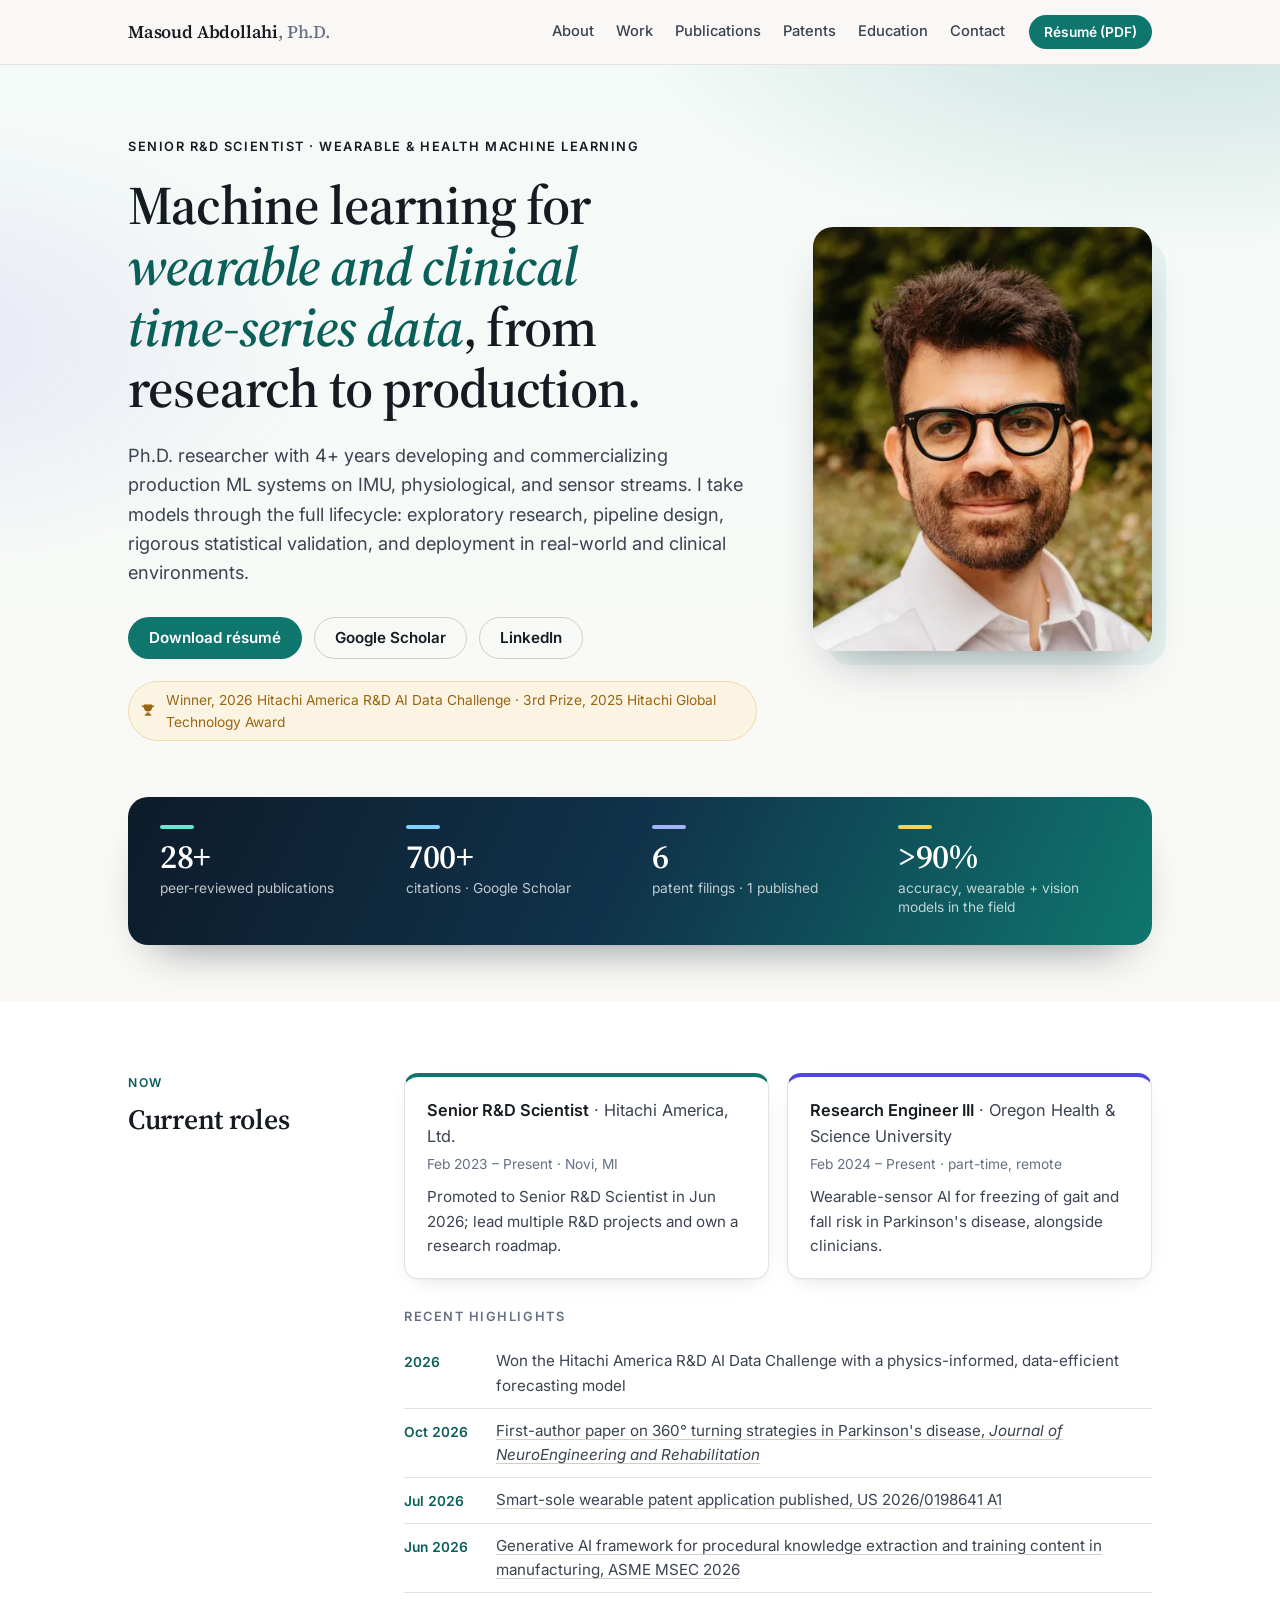
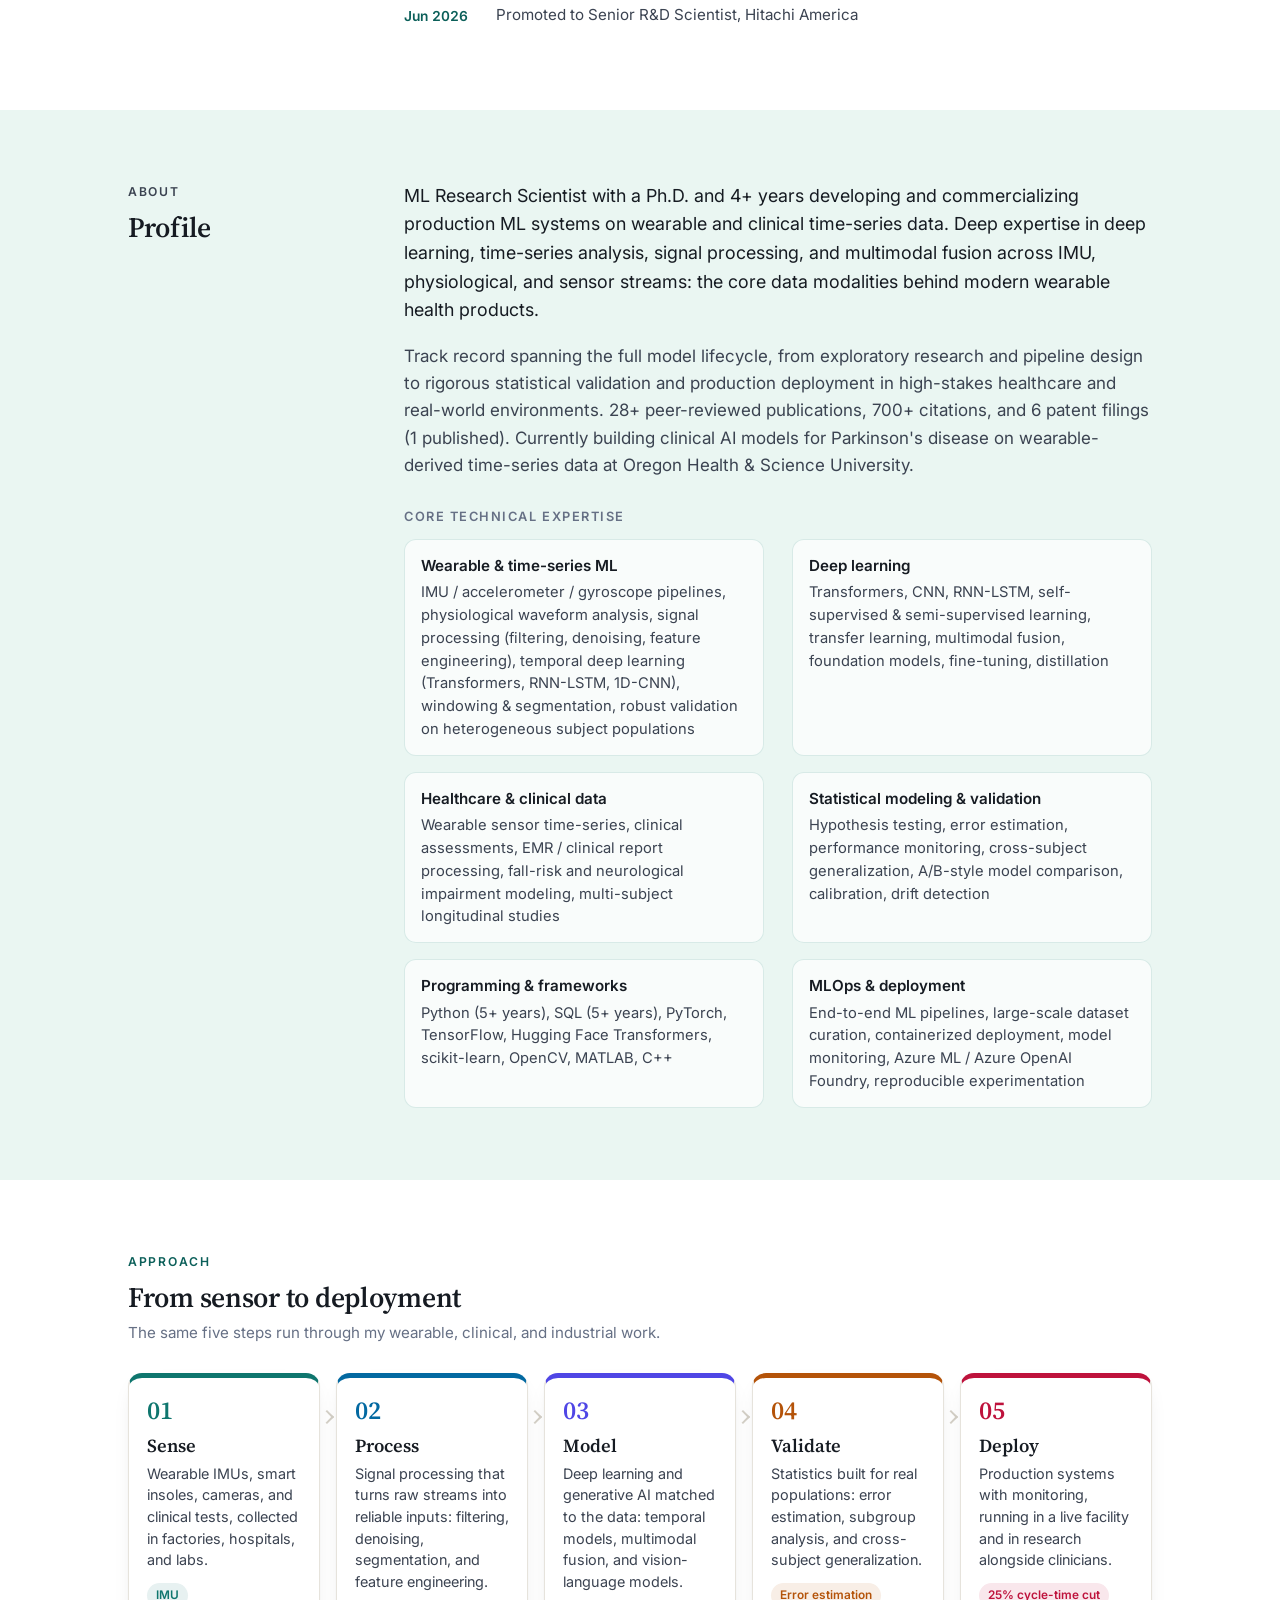
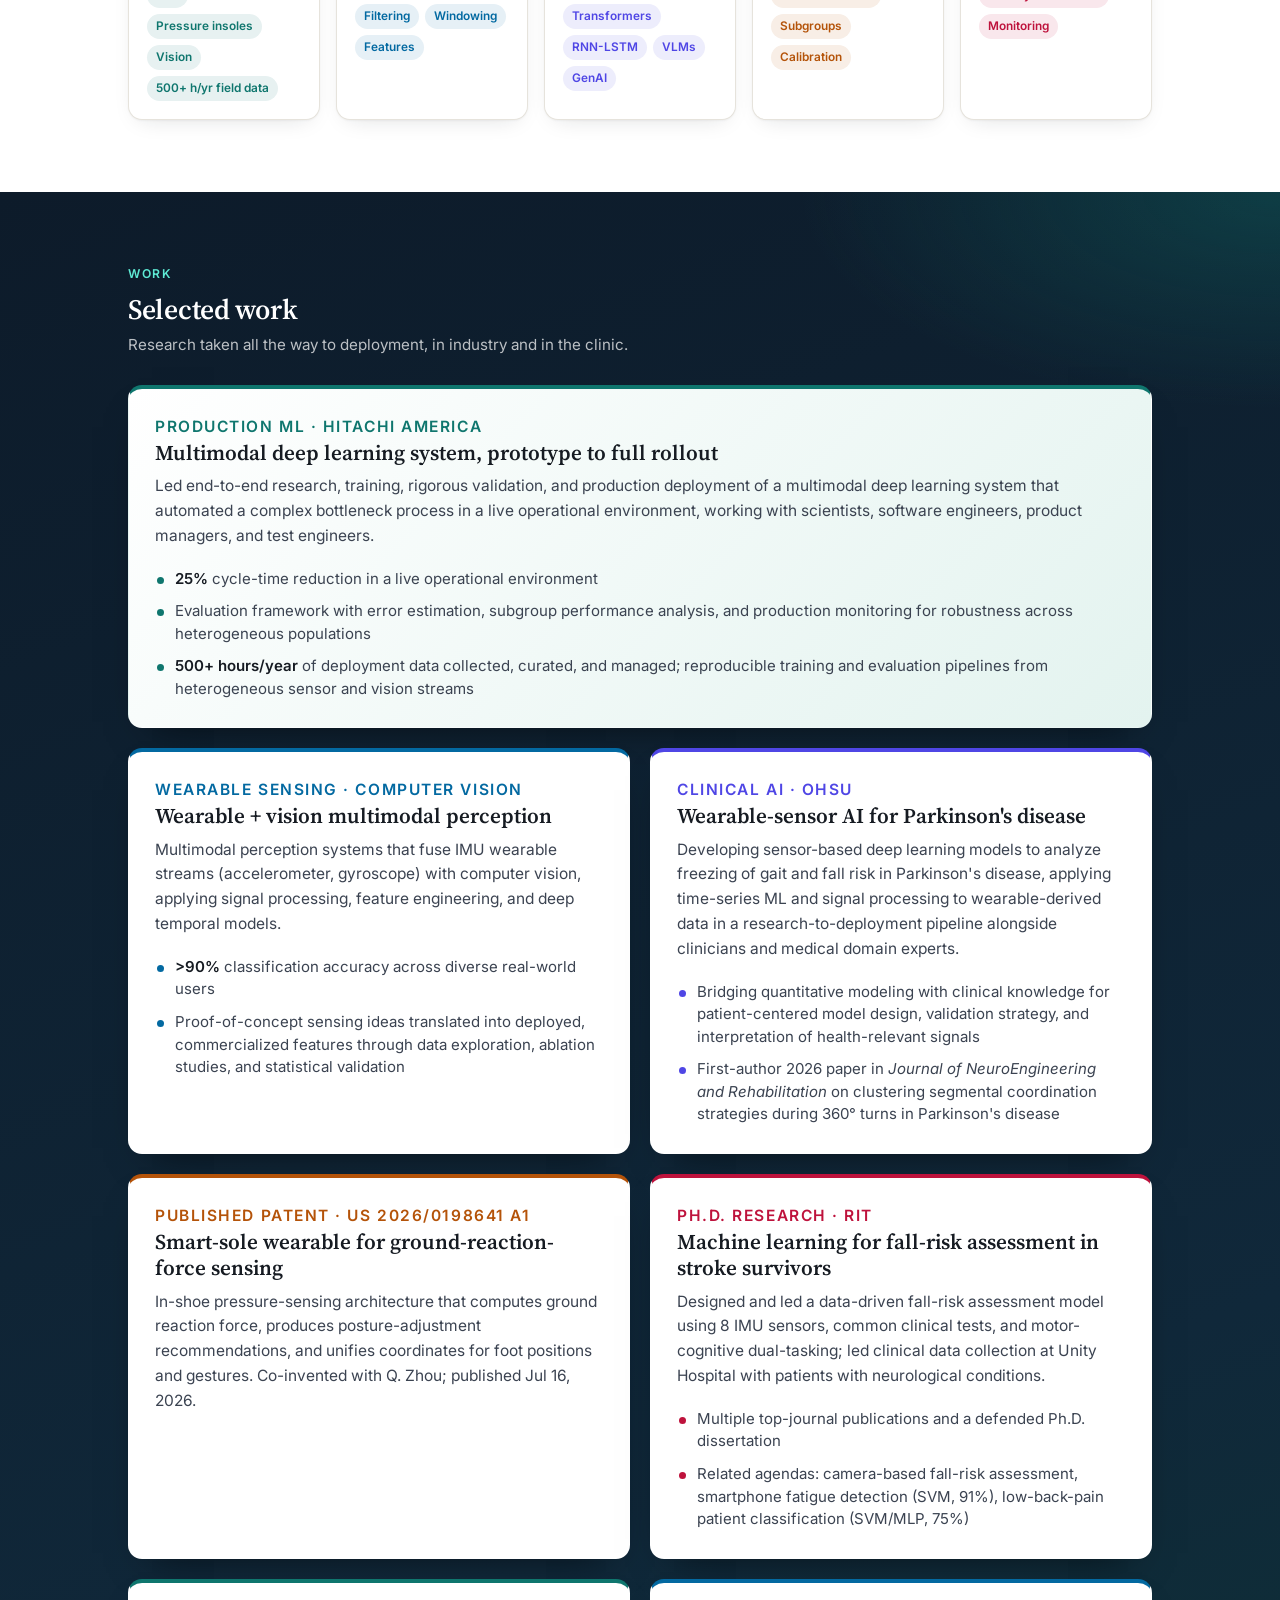
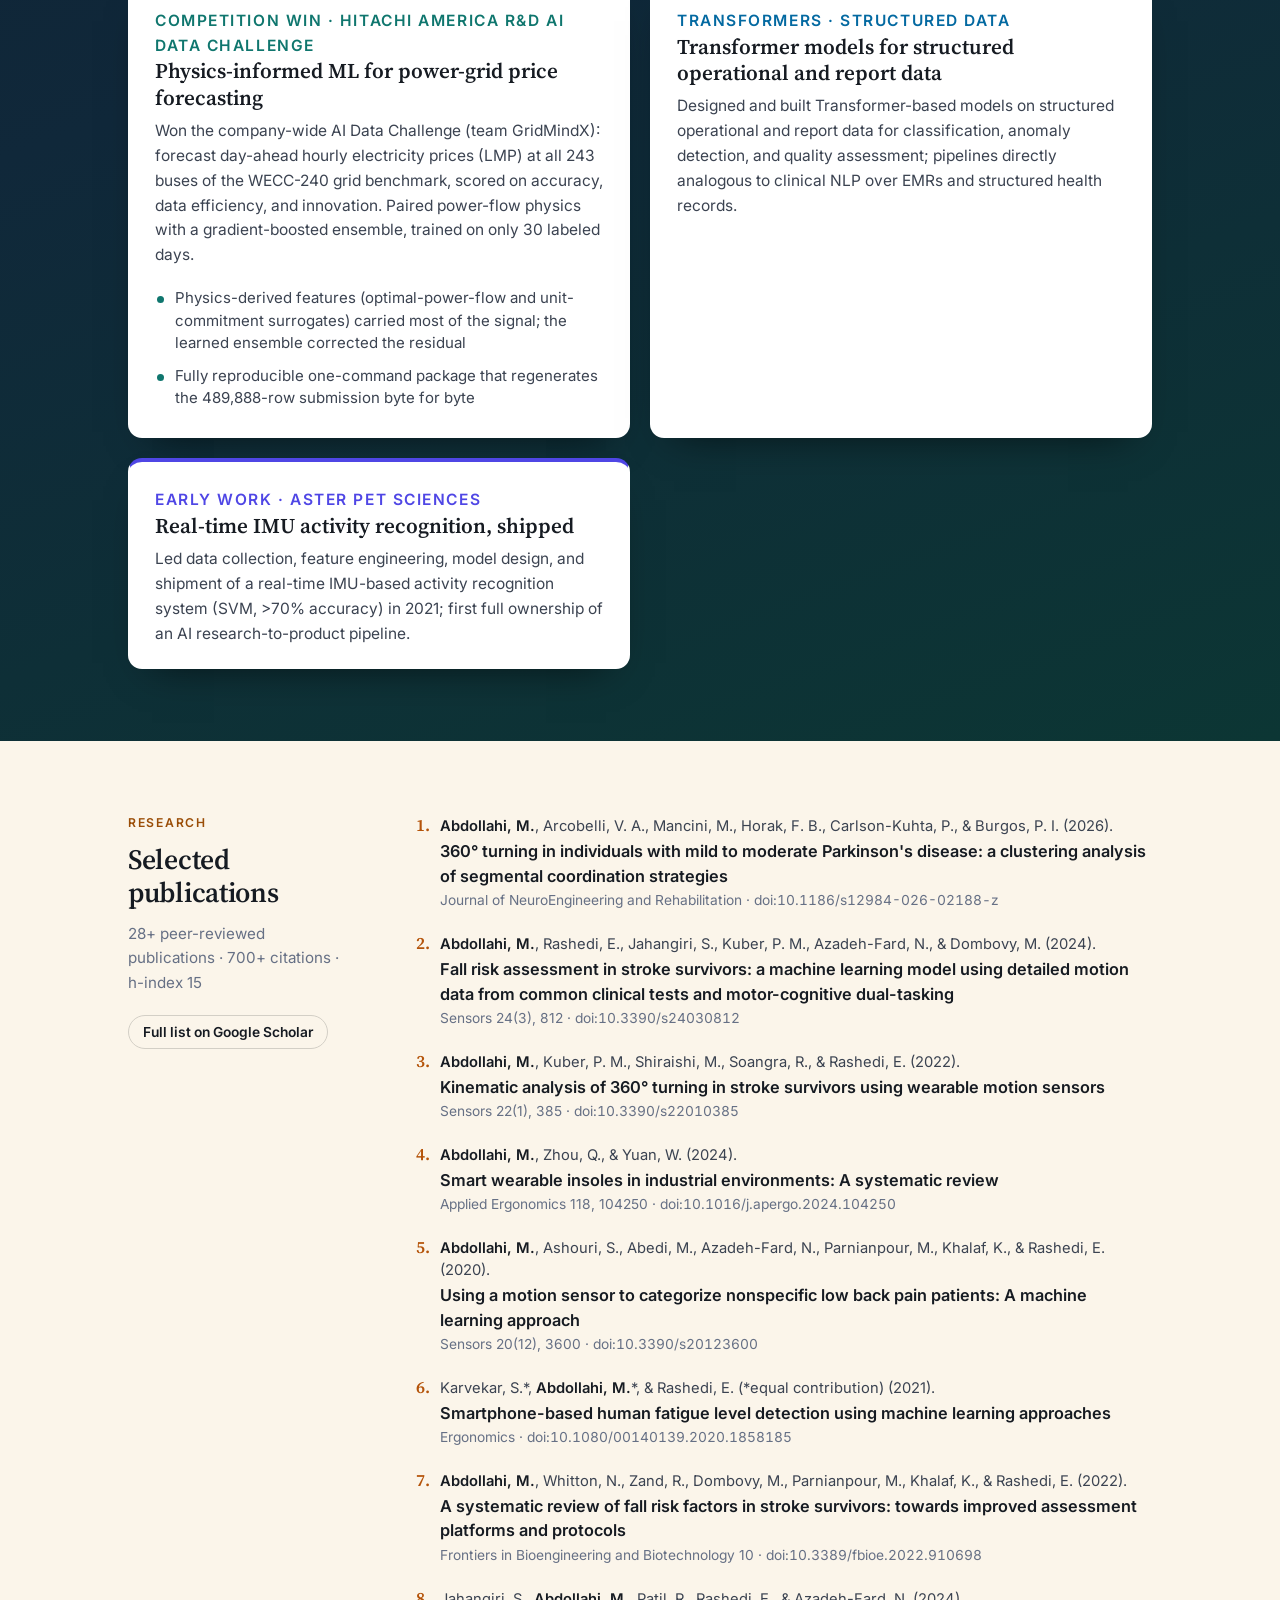
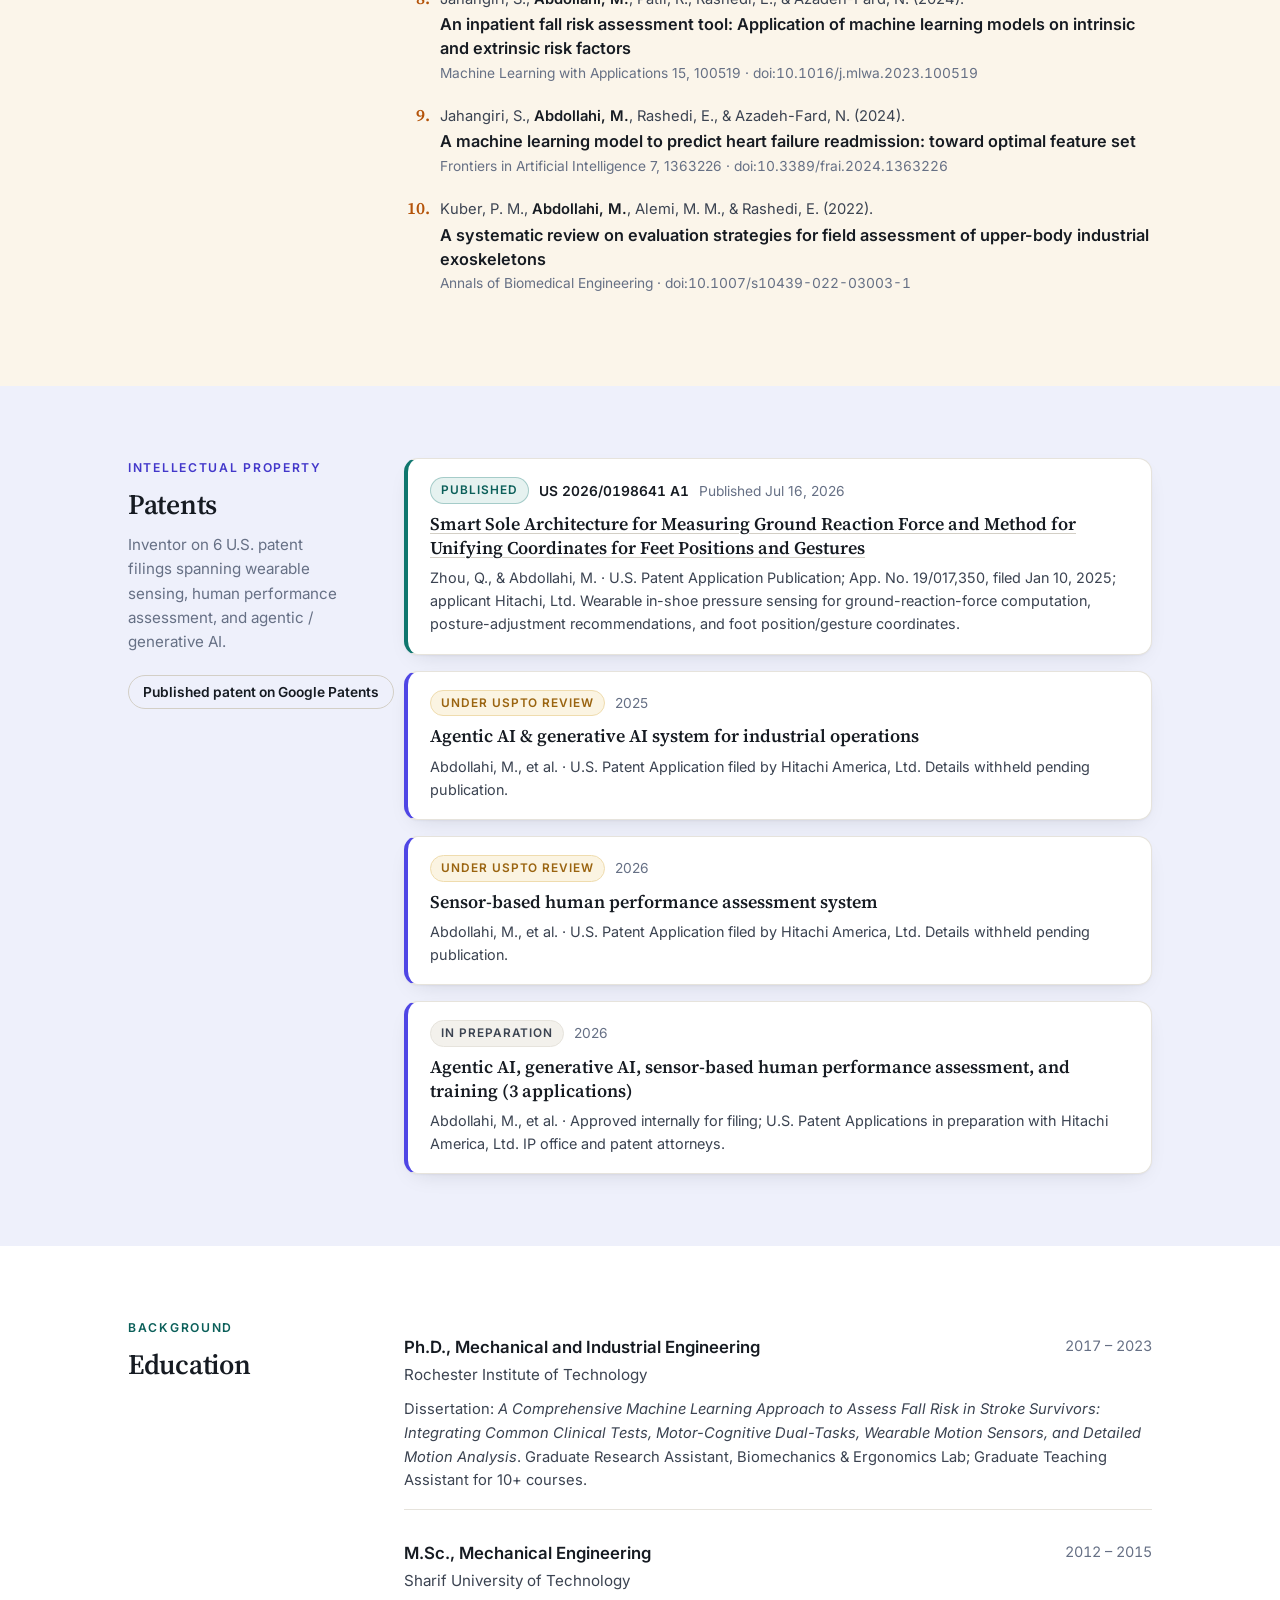
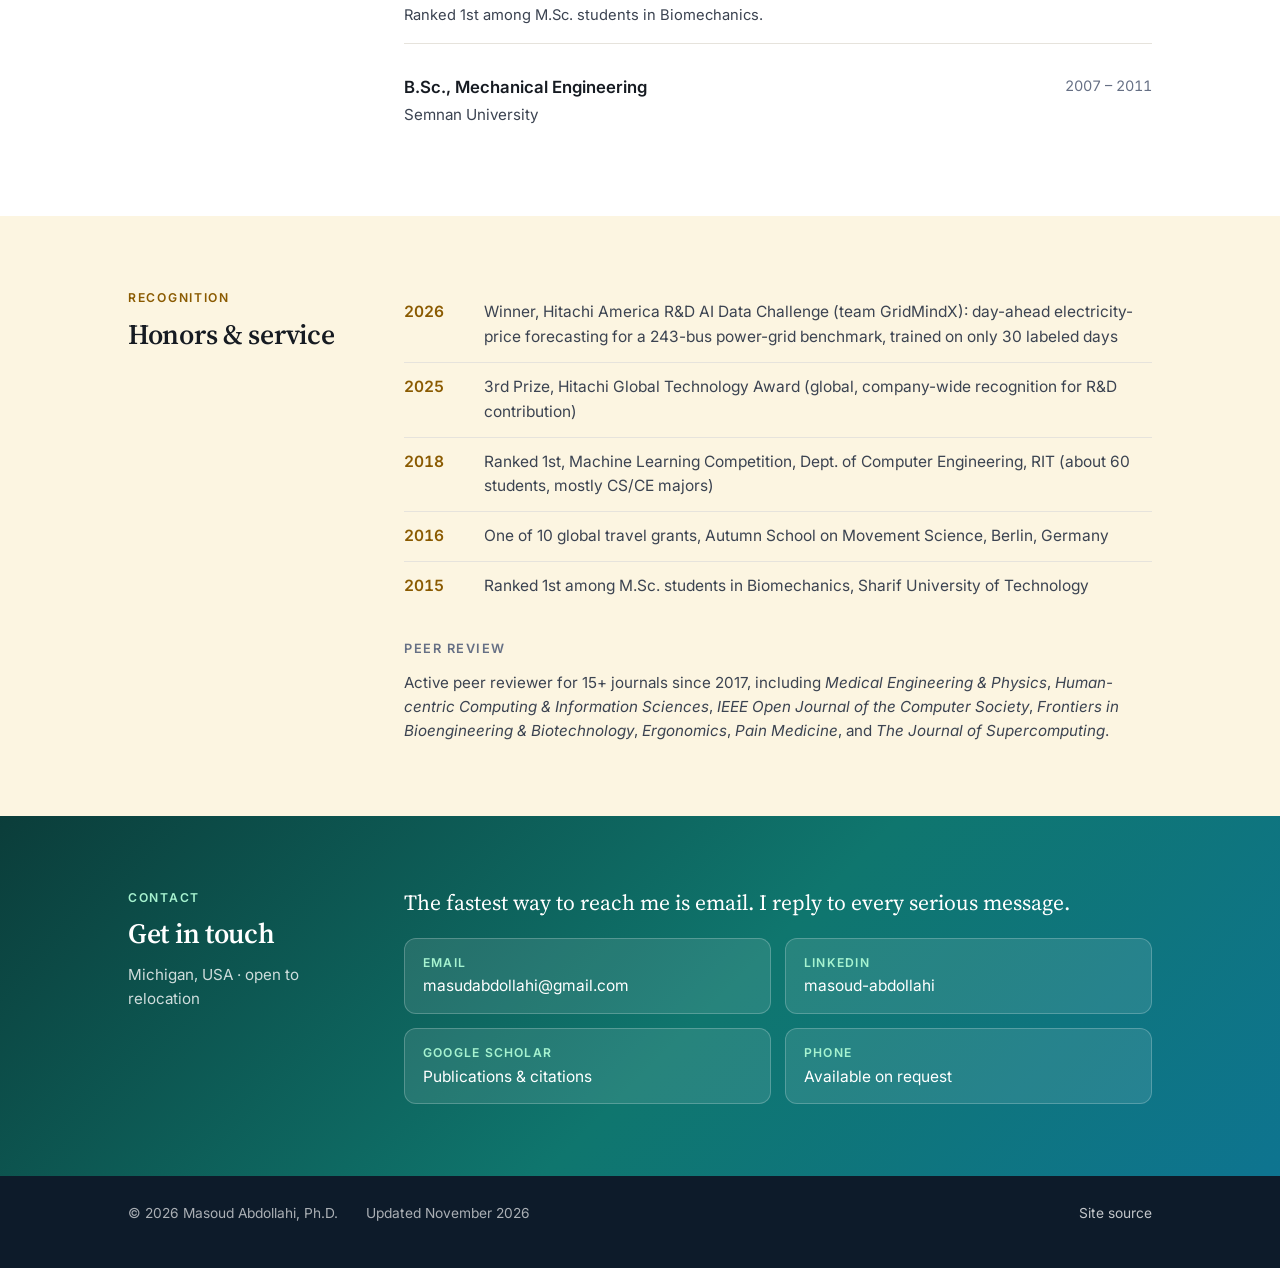
<file: index.html>
<!doctype html>
<!-- GENERATED FILE: index.html is built from content.json + template.html by build.py. Edit those, then run `python build.py`. -->
<html lang="en" data-focus="wearables" data-variants="wearables,healthcare,research,industrial">
<head>
<meta charset="utf-8">
<meta name="viewport" content="width=device-width, initial-scale=1">
<title>Masoud Abdollahi, Ph.D. | Machine Learning for Wearable &amp; Clinical Time-Series Data</title>
<meta name="description" content="Senior R&amp;D Scientist with a Ph.D. building production ML on wearable and clinical time-series data: IMU, physiological, and sensor streams. 28+ publications, 700+ citations, 6 patent filings (1 published).">
<link rel="canonical" href="https://masoudabd.github.io/">
<meta name="author" content="Masoud Abdollahi, Ph.D.">
<meta name="theme-color" content="#faf9f6">

<meta property="og:type" content="profile">
<meta property="og:site_name" content="Masoud Abdollahi, Ph.D.">
<meta property="og:title" content="Masoud Abdollahi, Ph.D. · Wearable &amp; Health ML">
<meta property="og:description" content="Senior R&amp;D Scientist with a Ph.D. building production ML on wearable and clinical time-series data: IMU, physiological, and sensor streams. 28+ publications, 700+ citations, 6 patent filings (1 published).">
<meta property="og:url" content="https://masoudabd.github.io/">
<meta property="og:image" content="https://masoudabd.github.io/assets/og-image.jpg">
<meta property="og:image:width" content="1200">
<meta property="og:image:height" content="630">
<meta property="og:image:alt" content="Masoud Abdollahi, Ph.D., Senior R&amp;D Scientist">
<meta name="twitter:card" content="summary_large_image">
<meta name="twitter:title" content="Masoud Abdollahi, Ph.D. · Wearable &amp; Health ML">
<meta name="twitter:description" content="Senior R&amp;D Scientist with a Ph.D. building production ML on wearable and clinical time-series data: IMU, physiological, and sensor streams. 28+ publications, 700+ citations, 6 patent filings (1 published).">
<meta name="twitter:image" content="https://masoudabd.github.io/assets/og-image.jpg">

<link rel="icon" href="assets/favicon.svg" type="image/svg+xml">
<link rel="icon" href="assets/favicon-32.png" sizes="32x32" type="image/png">
<link rel="apple-touch-icon" href="assets/apple-touch-icon.png">

<link rel="preconnect" href="https://fonts.googleapis.com">
<link rel="preconnect" href="https://fonts.gstatic.com" crossorigin>
<link href="https://fonts.googleapis.com/css2?family=Inter:wght@400;500;600;700&amp;family=Source+Serif+4:ital,opsz,wght@0,8..60,500;0,8..60,600;1,8..60,500&amp;display=swap" rel="stylesheet">
<link rel="stylesheet" href="styles.css?v=7a7466683e">

<script type="application/ld+json">{
  "@context": "https://schema.org",
  "@type": "Person",
  "name": "Masoud Abdollahi",
  "honorificSuffix": "Ph.D.",
  "jobTitle": "Senior R&D Scientist",
  "url": "https://masoudabd.github.io/",
  "image": "https://masoudabd.github.io/assets/portrait-640.jpg",
  "email": "mailto:masudabdollahi@gmail.com",
  "sameAs": [
    "https://www.linkedin.com/in/masoud-abdollahi-a1801753/",
    "https://scholar.google.com/citations?user=6AYrcZMAAAAJ&hl=en"
  ],
  "worksFor": [
    {
      "@type": "Organization",
      "name": "Hitachi America, Ltd."
    },
    {
      "@type": "Organization",
      "name": "Oregon Health & Science University"
    }
  ],
  "alumniOf": [
    {
      "@type": "CollegeOrUniversity",
      "name": "Rochester Institute of Technology"
    },
    {
      "@type": "CollegeOrUniversity",
      "name": "Sharif University of Technology"
    },
    {
      "@type": "CollegeOrUniversity",
      "name": "Semnan University"
    }
  ],
  "knowsAbout": [
    "Machine learning",
    "Deep learning",
    "Wearable sensors",
    "Time-series analysis",
    "Signal processing",
    "Computer vision",
    "Generative AI",
    "Vision-language models",
    "Clinical AI",
    "Human motion analysis"
  ],
  "award": [
    "Winner, Hitachi America R&D AI Data Challenge (team GridMindX): day-ahead electricity-price forecasting for a 243-bus power-grid benchmark, trained on only 30 labeled days (2026)",
    "3rd Prize, Hitachi Global Technology Award (global, company-wide recognition for R&D contribution) (2025)",
    "Ranked 1st, Machine Learning Competition, Dept. of Computer Engineering, RIT (about 60 students, mostly CS/CE majors) (2018)",
    "One of 10 global travel grants, Autumn School on Movement Science, Berlin, Germany (2016)",
    "Ranked 1st among M.Sc. students in Biomechanics, Sharif University of Technology (2015)"
  ]
}</script>
</head>
<body>
<a class="skip" href="#main">Skip to content</a>

<header class="site-header">
  <div class="wrap">
    <a class="wordmark" href="#top">Masoud Abdollahi<span class="wordmark-suffix">, Ph.D.</span></a>
    <nav class="site-nav" aria-label="Sections">
      <a href="#about">About</a>
      <a href="#work">Work</a>
      <a href="#publications">Publications</a>
      <a href="#patents">Patents</a>
      <a href="#education">Education</a>
      <a href="#contact">Contact</a>
    </nav>
    <a class="btn btn-primary btn-sm" data-resume href="assets/resume/Masoud_Abdollahi_Resume_Wearable_Health_ML.pdf">R&eacute;sum&eacute; (PDF)</a>
  </div>
</header>

<main id="main">

<section class="hero theme-hero" id="top">
  <div class="wrap hero-grid">
    <div class="hero-text">
<div class="v" data-variant="wearables">
      <p class="kicker">Senior R&amp;D Scientist · Wearable &amp; health machine learning</p>
      <h1>Machine learning for <em>wearable and clinical time-series data</em>, from research to production.</h1>
      <p class="lede">Ph.D. researcher with 4+ years developing and commercializing production ML systems on IMU, physiological, and sensor streams. I take models through the full lifecycle: exploratory research, pipeline design, rigorous statistical validation, and deployment in real-world and clinical environments.</p>
</div>
<div class="v" data-variant="healthcare" hidden>
      <p class="kicker">Senior R&amp;D Scientist · Healthcare AI &amp; generative AI</p>
      <h1>Production AI for <em>high-stakes healthcare and industrial settings</em>, where accuracy and reliability are non-negotiable.</h1>
      <p class="lede">Ph.D. researcher with 4+ years building and shipping production AI systems in data-rich environments. Hands-on with large language models, vision-language models, generative AI, self-supervised learning, and multimodal deep learning on time-series and imaging data.</p>
</div>
<div class="v" data-variant="research" hidden>
      <p class="kicker">Senior R&amp;D Scientist · Machine learning research</p>
      <h1>Research that ships: <em>from hypothesis to peer-reviewed publication to production</em>.</h1>
      <p class="lede">Ph.D. researcher with 4+ years of industry experience building and deploying machine learning systems at scale. Deep learning, foundation models, vision-language models, and multimodal AI, applied to real environments with measurable product impact.</p>
</div>
<div class="v" data-variant="industrial" hidden>
      <p class="kicker">Senior R&amp;D Scientist · Industrial &amp; automotive AI</p>
      <h1>State-of-the-art ML systems for <em>industrial and automotive applications</em>, deployed in the real world.</h1>
      <p class="lede">Ph.D. researcher with 4+ years of industry experience designing and deploying machine learning systems for automotive and industrial applications: foundation models, vision-language models, generative AI, computer vision, and multimodal perception.</p>
</div>
      <div class="cta-row">
        <a class="btn btn-primary" data-resume href="assets/resume/Masoud_Abdollahi_Resume_Wearable_Health_ML.pdf">Download r&eacute;sum&eacute;</a>
        <a class="btn btn-ghost" href="https://scholar.google.com/citations?user=6AYrcZMAAAAJ&amp;hl=en" rel="noopener">Google Scholar</a>
        <a class="btn btn-ghost" href="https://www.linkedin.com/in/masoud-abdollahi-a1801753/" rel="noopener">LinkedIn</a>
      </div>
      <p class="hero-honor">
        <svg class="icon" viewBox="0 0 20 20" aria-hidden="true"><path d="M5 2h10v3.5a5 5 0 0 1-10 0V2Zm-3 1h3v2.5a3 3 0 0 1-3-2.5Zm16 0h-3v2.5a3 3 0 0 0 3-2.5ZM8 12h4v2h2v2H6v-2h2v-2Z" fill="currentColor"/></svg>
        <span>Winner, 2026 Hitachi America R&amp;D AI Data Challenge · 3rd Prize, 2025 Hitachi Global Technology Award</span>
      </p>
    </div>
    <figure class="hero-photo">
      <picture>
        <source type="image/webp" srcset="assets/portrait-400.webp 400w, assets/portrait-640.webp 640w, assets/portrait-1000.webp 1000w" sizes="(max-width: 860px) 200px, 360px">
        <img src="assets/portrait-640.jpg" srcset="assets/portrait-400.jpg 400w, assets/portrait-640.jpg 640w, assets/portrait-1000.jpg 1000w" sizes="(max-width: 860px) 200px, 360px" width="640" height="800" alt="Portrait of Masoud Abdollahi" fetchpriority="high">
      </picture>
    </figure>
  </div>
  <div class="wrap">
<div class="v" data-variant="wearables">
    <ul class="metrics" aria-label="Key numbers">
      <li><span class="metric-value">28+</span><span class="metric-label">peer-reviewed publications</span></li>
      <li><span class="metric-value">700+</span><span class="metric-label">citations · Google Scholar</span></li>
      <li><span class="metric-value">6</span><span class="metric-label">patent filings · 1 published</span></li>
      <li><span class="metric-value">&gt;90%</span><span class="metric-label">accuracy, wearable + vision models in the field</span></li>
    </ul>
</div>
<div class="v" data-variant="healthcare" hidden>
    <ul class="metrics" aria-label="Key numbers">
      <li><span class="metric-value">28+</span><span class="metric-label">peer-reviewed publications</span></li>
      <li><span class="metric-value">700+</span><span class="metric-label">citations · Google Scholar</span></li>
      <li><span class="metric-value">6</span><span class="metric-label">patent filings · 1 published</span></li>
      <li><span class="metric-value">25%</span><span class="metric-label">cycle-time reduction, VLM + GenAI system in production</span></li>
    </ul>
</div>
<div class="v" data-variant="research" hidden>
    <ul class="metrics" aria-label="Key numbers">
      <li><span class="metric-value">28+</span><span class="metric-label">peer-reviewed publications</span></li>
      <li><span class="metric-value">700+</span><span class="metric-label">citations · h-index 15</span></li>
      <li><span class="metric-value">6</span><span class="metric-label">patent filings · 1 published</span></li>
      <li><span class="metric-value">25%</span><span class="metric-label">bottleneck cut by a VLM + GenAI system in production</span></li>
    </ul>
</div>
<div class="v" data-variant="industrial" hidden>
    <ul class="metrics" aria-label="Key numbers">
      <li><span class="metric-value">28+</span><span class="metric-label">peer-reviewed publications</span></li>
      <li><span class="metric-value">700+</span><span class="metric-label">citations · Google Scholar</span></li>
      <li><span class="metric-value">6</span><span class="metric-label">patent filings · 1 published</span></li>
      <li><span class="metric-value">25%</span><span class="metric-label">bottleneck cut by a VLM + GenAI system in production</span></li>
    </ul>
</div>
  </div>
</section>

<section class="band theme-white" id="now" aria-label="Current roles">
  <div class="wrap two-col">
    <div class="col-head">
      <p class="label">Now</p>
      <h2>Current roles</h2>
    </div>
    <div>
      <div class="roles">
      <div class="role">
        <div class="role-head"><strong>Senior R&amp;D Scientist</strong> &middot; Hitachi America, Ltd.</div>
        <div class="role-meta">Feb 2023 – Present &middot; Novi, MI</div>
        <p>Promoted to Senior R&amp;D Scientist in Jun 2026; lead multiple R&amp;D projects and own a research roadmap.</p>
      </div>
      <div class="role">
        <div class="role-head"><strong>Research Engineer III</strong> &middot; Oregon Health &amp; Science University</div>
        <div class="role-meta">Feb 2024 – Present &middot; part-time, remote</div>
        <p>Wearable-sensor AI for freezing of gait and fall risk in Parkinson&#x27;s disease, alongside clinicians.</p>
      </div>
      </div>
      <h3 class="sub">Recent highlights</h3>
      <ul class="news">
        <li><span class="news-date">2026</span><span>Won the Hitachi America R&amp;D AI Data Challenge with a physics-informed, data-efficient forecasting model</span></li>
        <li><span class="news-date">Oct 2026</span><span><a href="https://doi.org/10.1186/s12984-026-02188-z" rel="noopener">First-author paper on 360° turning strategies in Parkinson&#x27;s disease, <em>Journal of NeuroEngineering and Rehabilitation</em></a></span></li>
        <li><span class="news-date">Jul 2026</span><span><a href="https://patents.google.com/patent/US20260198641A1/en" rel="noopener">Smart-sole wearable patent application published, US 2026/0198641 A1</a></span></li>
        <li><span class="news-date">Jun 2026</span><span><a href="https://doi.org/10.1115/msec2026-180635" rel="noopener">Generative AI framework for procedural knowledge extraction and training content in manufacturing, ASME MSEC 2026</a></span></li>
        <li><span class="news-date">Jun 2026</span><span>Promoted to Senior R&amp;D Scientist, Hitachi America</span></li>
      </ul>
    </div>
  </div>
</section>

<section class="band theme-mint" id="about">
  <div class="wrap two-col">
    <div class="col-head">
      <p class="label">About</p>
      <h2>Profile</h2>
    </div>
    <div>
<div class="v" data-variant="wearables">
      <p class="lead">ML Research Scientist with a Ph.D. and 4+ years developing and commercializing production ML systems on wearable and clinical time-series data. Deep expertise in deep learning, time-series analysis, signal processing, and multimodal fusion across IMU, physiological, and sensor streams: the core data modalities behind modern wearable health products.</p>
      <p class="">Track record spanning the full model lifecycle, from exploratory research and pipeline design to rigorous statistical validation and production deployment in high-stakes healthcare and real-world environments. 28+ peer-reviewed publications, 700+ citations, and 6 patent filings (1 published). Currently building clinical AI models for Parkinson&#x27;s disease on wearable-derived time-series data at Oregon Health &amp; Science University.</p>
      <h3 class="sub">Core technical expertise</h3>
      <dl class="expertise">
        <div class="cluster"><dt>Wearable &amp; time-series ML</dt><dd>IMU / accelerometer / gyroscope pipelines, physiological waveform analysis, signal processing (filtering, denoising, feature engineering), temporal deep learning (Transformers, RNN-LSTM, 1D-CNN), windowing &amp; segmentation, robust validation on heterogeneous subject populations</dd></div>
        <div class="cluster"><dt>Deep learning</dt><dd>Transformers, CNN, RNN-LSTM, self-supervised &amp; semi-supervised learning, transfer learning, multimodal fusion, foundation models, fine-tuning, distillation</dd></div>
        <div class="cluster"><dt>Healthcare &amp; clinical data</dt><dd>Wearable sensor time-series, clinical assessments, EMR / clinical report processing, fall-risk and neurological impairment modeling, multi-subject longitudinal studies</dd></div>
        <div class="cluster"><dt>Statistical modeling &amp; validation</dt><dd>Hypothesis testing, error estimation, performance monitoring, cross-subject generalization, A/B-style model comparison, calibration, drift detection</dd></div>
        <div class="cluster"><dt>Programming &amp; frameworks</dt><dd>Python (5+ years), SQL (5+ years), PyTorch, TensorFlow, Hugging Face Transformers, scikit-learn, OpenCV, MATLAB, C++</dd></div>
        <div class="cluster"><dt>MLOps &amp; deployment</dt><dd>End-to-end ML pipelines, large-scale dataset curation, containerized deployment, model monitoring, Azure ML / Azure OpenAI Foundry, reproducible experimentation</dd></div>
      </dl>
</div>
<div class="v" data-variant="healthcare" hidden>
      <p class="lead">AI/ML Research Scientist with a Ph.D. and 4+ years building and shipping production AI systems in high-stakes, data-rich environments: healthcare and industrial settings where accuracy and reliability are non-negotiable. Deep hands-on expertise in large language models, vision-language models, generative AI, self-supervised learning, and multimodal deep learning on time-series and imaging data.</p>
      <p class="">Track record of closing the loop from fundamental research to production deployment, with 28+ peer-reviewed publications, 700+ citations, and 6 patent filings (1 published). Currently applying clinical AI models to wearable data from people with Parkinson&#x27;s disease at Oregon Health &amp; Science University.</p>
      <h3 class="sub">Core technical expertise</h3>
      <dl class="expertise">
        <div class="cluster"><dt>Generative &amp; foundation models</dt><dd>LLMs, VLMs, prompt tuning / prompt engineering, fine-tuning, distillation, quantization, RAG</dd></div>
        <div class="cluster"><dt>Deep learning architectures</dt><dd>Transformers, CNN, RNN-LSTM, semi-supervised &amp; self-supervised learning, transfer learning, multimodal fusion</dd></div>
        <div class="cluster"><dt>Healthcare &amp; clinical data</dt><dd>Time-series waveform analysis (IMU, clinical sensors), electronic medical records, clinical report processing, fall-risk and neurological assessment models</dd></div>
        <div class="cluster"><dt>Frameworks &amp; tools</dt><dd>PyTorch, TensorFlow, Hugging Face Transformers, Azure OpenAI Foundry, Azure ML, OpenCV, MATLAB, SQL, Python, C++</dd></div>
        <div class="cluster"><dt>Responsible AI &amp; MLOps</dt><dd>Robustness evaluation, statistical error estimation, end-to-end ML pipelines, production deployment, large-scale dataset design and curation</dd></div>
      </dl>
</div>
<div class="v" data-variant="research" hidden>
      <p class="lead">Research Scientist with a Ph.D. and 4+ years of industry experience building and deploying machine learning systems at scale. Expert in deep learning (CNNs, RNNs/LSTMs, Transformers), foundation models, vision-language models, and multimodal AI, applied to real manufacturing environments with measurable product impact.</p>
      <p class="">Author of 28+ peer-reviewed publications (700+ citations) and 6 patent filings (1 published), with a track record of leading research agendas end-to-end from prototype to production. Experienced contributor to the broader research community through publications, peer review, and cross-institutional collaboration.</p>
      <h3 class="sub">Core technical expertise</h3>
      <dl class="expertise">
        <div class="cluster"><dt>Deep learning</dt><dd>Transformers, CNN, RNN-LSTM, 1D-CNN, self-supervised &amp; semi-supervised learning, transfer learning, multimodal fusion, foundation models, fine-tuning, distillation, quantization</dd></div>
        <div class="cluster"><dt>Generative AI &amp; computer vision</dt><dd>LLMs, VLMs, prompt engineering, RAG, Azure OpenAI Foundry; pose estimation, action recognition, OpenCV, MediaPipe</dd></div>
        <div class="cluster"><dt>Wearable &amp; time-series ML</dt><dd>IMU / accelerometer / gyroscope pipelines, physiological waveform analysis, signal processing, gait and human motion analysis, cross-subject validation on heterogeneous populations</dd></div>
        <div class="cluster"><dt>Statistics &amp; experimentation</dt><dd>Hypothesis testing, error estimation, calibration, drift detection, A/B-style model comparison, design of experiments, subgroup analysis</dd></div>
        <div class="cluster"><dt>Programming &amp; MLOps</dt><dd>Python (5+ years), SQL (5+ years), PyTorch, TensorFlow, Hugging Face Transformers, scikit-learn, MATLAB, C++; end-to-end ML pipelines, containerized deployment, model monitoring, Azure ML</dd></div>
      </dl>
</div>
<div class="v" data-variant="industrial" hidden>
      <p class="lead">AI/ML Research Scientist with a Ph.D. and 4+ years of industry experience designing and deploying state-of-the-art machine learning systems for automotive and industrial applications. Demonstrated expertise in foundation models, vision-language models (VLMs), generative AI, deep learning (CNNs, RNNs/LSTMs, Transformers), and self-supervised learning, with direct application to computer vision, multimodal perception, and real-world deployment.</p>
      <p class="">Proven track record of end-to-end AI system development from research to production, with 6 patent filings (1 published), 28+ peer-reviewed publications (700+ citations), and cross-functional collaboration across engineering, IP, and leadership teams.</p>
      <h3 class="sub">Core technical expertise</h3>
      <dl class="expertise">
        <div class="cluster"><dt>Foundation models &amp; generative AI</dt><dd>LLMs, VLMs, prompt engineering, fine-tuning, distillation, quantization, RAG, Azure OpenAI Foundry</dd></div>
        <div class="cluster"><dt>Deep learning</dt><dd>Transformers, CNN, RNN-LSTM, self-supervised &amp; semi-supervised learning, transfer learning, multimodal fusion</dd></div>
        <div class="cluster"><dt>Computer vision &amp; sensing</dt><dd>Pose estimation, action recognition, OpenCV, MediaPipe; IMU / accelerometer / gyroscope pipelines, signal processing, human motion analysis</dd></div>
        <div class="cluster"><dt>Statistics &amp; experimentation</dt><dd>Hypothesis testing, error estimation, calibration, drift detection, design of experiments, subgroup analysis</dd></div>
        <div class="cluster"><dt>Programming &amp; MLOps</dt><dd>Python (5+ years), SQL (5+ years), PyTorch, TensorFlow, Hugging Face Transformers, scikit-learn, MATLAB, C++; end-to-end ML pipelines, containerized deployment, model monitoring, Azure ML</dd></div>
      </dl>
</div>
    </div>
  </div>
</section>

<section class="band theme-white" id="approach">
  <div class="wrap">
    <div class="section-head">
      <p class="label">Approach</p>
      <h2>From sensor to deployment</h2>
      <p class="section-note">The same five steps run through my wearable, clinical, and industrial work.</p>
    </div>
    <ol class="pipeline">
      <li class="step step-1">
        <span class="step-num" aria-hidden="true">01</span>
        <h3>Sense</h3>
        <p>Wearable IMUs, smart insoles, cameras, and clinical tests, collected in factories, hospitals, and labs.</p>
        <ul class="step-tags"><li>IMU</li><li>Pressure insoles</li><li>Vision</li><li>500+ h/yr field data</li></ul>
      </li>
      <li class="step step-2">
        <span class="step-num" aria-hidden="true">02</span>
        <h3>Process</h3>
        <p>Signal processing that turns raw streams into reliable inputs: filtering, denoising, segmentation, and feature engineering.</p>
        <ul class="step-tags"><li>Filtering</li><li>Windowing</li><li>Features</li></ul>
      </li>
      <li class="step step-3">
        <span class="step-num" aria-hidden="true">03</span>
        <h3>Model</h3>
        <p>Deep learning and generative AI matched to the data: temporal models, multimodal fusion, and vision-language models.</p>
        <ul class="step-tags"><li>Transformers</li><li>RNN-LSTM</li><li>VLMs</li><li>GenAI</li></ul>
      </li>
      <li class="step step-4">
        <span class="step-num" aria-hidden="true">04</span>
        <h3>Validate</h3>
        <p>Statistics built for real populations: error estimation, subgroup analysis, and cross-subject generalization.</p>
        <ul class="step-tags"><li>Error estimation</li><li>Subgroups</li><li>Calibration</li></ul>
      </li>
      <li class="step step-5">
        <span class="step-num" aria-hidden="true">05</span>
        <h3>Deploy</h3>
        <p>Production systems with monitoring, running in a live facility and in research alongside clinicians.</p>
        <ul class="step-tags"><li>25% cycle-time cut</li><li>Monitoring</li></ul>
      </li>
    </ol>
  </div>
</section>

<section class="band theme-dark" id="work">
  <div class="wrap">
    <div class="section-head">
      <p class="label">Work</p>
      <h2>Selected work</h2>
      <p class="section-note">Research taken all the way to deployment, in industry and in the clinic.</p>
    </div>
<div class="v" data-variant="wearables">
    <div class="cards">
      <article class="card card-flagship">
        <p class="tag">Production ML · Hitachi America</p>
        <h3>Multimodal deep learning system, prototype to full rollout</h3>
        <p>Led end-to-end research, training, rigorous validation, and production deployment of a multimodal deep learning system that automated a complex bottleneck process in a live operational environment, working with scientists, software engineers, product managers, and test engineers.</p>
        <ul class="bullets">
          <li><strong>25%</strong> cycle-time reduction in a live operational environment</li>
          <li>Evaluation framework with error estimation, subgroup performance analysis, and production monitoring for robustness across heterogeneous populations</li>
          <li><strong>500+ hours/year</strong> of deployment data collected, curated, and managed; reproducible training and evaluation pipelines from heterogeneous sensor and vision streams</li>
        </ul>
      </article>
      <article class="card">
        <p class="tag">Wearable sensing · Computer vision</p>
        <h3>Wearable + vision multimodal perception</h3>
        <p>Multimodal perception systems that fuse IMU wearable streams (accelerometer, gyroscope) with computer vision, applying signal processing, feature engineering, and deep temporal models.</p>
        <ul class="bullets">
          <li><strong>&gt;90%</strong> classification accuracy across diverse real-world users</li>
          <li>Proof-of-concept sensing ideas translated into deployed, commercialized features through data exploration, ablation studies, and statistical validation</li>
        </ul>
      </article>
      <article class="card">
        <p class="tag">Clinical AI · OHSU</p>
        <h3>Wearable-sensor AI for Parkinson&#x27;s disease</h3>
        <p>Developing sensor-based deep learning models to analyze freezing of gait and fall risk in Parkinson&#x27;s disease, applying time-series ML and signal processing to wearable-derived data in a research-to-deployment pipeline alongside clinicians and medical domain experts.</p>
        <ul class="bullets">
          <li>Bridging quantitative modeling with clinical knowledge for patient-centered model design, validation strategy, and interpretation of health-relevant signals</li>
          <li>First-author 2026 paper in <em>Journal of NeuroEngineering and Rehabilitation</em> on clustering segmental coordination strategies during 360° turns in Parkinson&#x27;s disease</li>
        </ul>
      </article>
      <article class="card">
        <p class="tag">Published patent · US 2026/0198641 A1</p>
        <h3>Smart-sole wearable for ground-reaction-force sensing</h3>
        <p>In-shoe pressure-sensing architecture that computes ground reaction force, produces posture-adjustment recommendations, and unifies coordinates for foot positions and gestures. Co-invented with Q. Zhou; published Jul 16, 2026.</p>
      </article>
      <article class="card">
        <p class="tag">Ph.D. research · RIT</p>
        <h3>Machine learning for fall-risk assessment in stroke survivors</h3>
        <p>Designed and led a data-driven fall-risk assessment model using 8 IMU sensors, common clinical tests, and motor-cognitive dual-tasking; led clinical data collection at Unity Hospital with patients with neurological conditions.</p>
        <ul class="bullets">
          <li>Multiple top-journal publications and a defended Ph.D. dissertation</li>
          <li>Related agendas: camera-based fall-risk assessment, smartphone fatigue detection (SVM, 91%), low-back-pain patient classification (SVM/MLP, 75%)</li>
        </ul>
      </article>
      <article class="card">
        <p class="tag">Competition win · Hitachi America R&amp;D AI Data Challenge</p>
        <h3>Physics-informed ML for power-grid price forecasting</h3>
        <p>Won the company-wide AI Data Challenge (team GridMindX): forecast day-ahead hourly electricity prices (LMP) at all 243 buses of the WECC-240 grid benchmark, scored on accuracy, data efficiency, and innovation. Paired power-flow physics with a gradient-boosted ensemble, trained on only 30 labeled days.</p>
        <ul class="bullets">
          <li>Physics-derived features (optimal-power-flow and unit-commitment surrogates) carried most of the signal; the learned ensemble corrected the residual</li>
          <li>Fully reproducible one-command package that regenerates the 489,888-row submission byte for byte</li>
        </ul>
      </article>
      <article class="card">
        <p class="tag">Transformers · Structured data</p>
        <h3>Transformer models for structured operational and report data</h3>
        <p>Designed and built Transformer-based models on structured operational and report data for classification, anomaly detection, and quality assessment; pipelines directly analogous to clinical NLP over EMRs and structured health records.</p>
      </article>
      <article class="card">
        <p class="tag">Early work · Aster Pet Sciences</p>
        <h3>Real-time IMU activity recognition, shipped</h3>
        <p>Led data collection, feature engineering, model design, and shipment of a real-time IMU-based activity recognition system (SVM, &gt;70% accuracy) in 2021; first full ownership of an AI research-to-product pipeline.</p>
      </article>
    </div>
</div>
<div class="v" data-variant="healthcare" hidden>
    <div class="cards">
      <article class="card card-flagship">
        <p class="tag">Generative AI in production · Hitachi America</p>
        <h3>Vision-Language Model + generative AI system, prototype to full rollout</h3>
        <p>Led end-to-end research, training, and production deployment of a VLM + generative AI system that automated a complex bottleneck process across a live manufacturing facility.</p>
        <ul class="bullets">
          <li><strong>25%</strong> cycle-time reduction across a live facility</li>
          <li>Azure OpenAI Foundry for model development, with evaluation workflows aligned to responsible AI principles</li>
          <li>Rigorous statistical analyses and error estimation to meet production accuracy requirements on diverse, real-world subject populations</li>
        </ul>
      </article>
      <article class="card">
        <p class="tag">LLMs · Structured reports</p>
        <h3>Transformer models for structured report data</h3>
        <p>Designed and built Transformer-based models on structured OEM data to automate classification, anomaly detection, and quality assessment; pipelines directly analogous to clinical NLP over EMRs and clinical reports.</p>
      </article>
      <article class="card">
        <p class="tag">Multimodal learning · Wearables + vision</p>
        <h3>Wearable + vision multimodal perception</h3>
        <p>Multimodal perception systems fusing IMU wearable sensor streams and computer vision (pose estimation, action recognition), with &gt;90% classification accuracy across deployment environments.</p>
        <ul class="bullets">
          <li><strong>500+ hours/year</strong> of in-field deployment data collected, curated, and managed; robust training and evaluation pipelines from heterogeneous sensor and vision streams</li>
        </ul>
      </article>
      <article class="card">
        <p class="tag">Clinical AI · OHSU</p>
        <h3>Wearable-sensor AI for Parkinson&#x27;s disease</h3>
        <p>Developing sensor-based deep learning models to analyze freezing of gait and fall risk in Parkinson&#x27;s disease, in a research-to-deployment pipeline with clinicians and medical domain experts.</p>
        <ul class="bullets">
          <li>Bridging quantitative ML modeling and clinical domain knowledge to inform responsible, patient-centered model development</li>
          <li>First-author 2026 paper in <em>Journal of NeuroEngineering and Rehabilitation</em> on clustering segmental coordination strategies during 360° turns in Parkinson&#x27;s disease</li>
        </ul>
      </article>
      <article class="card">
        <p class="tag">Patents · 6 filings</p>
        <h3>Agentic AI, generative AI, and human performance assessment</h3>
        <p>Two U.S. patent applications under USPTO review: an agentic AI &amp; generative AI system for industrial operations (2025) and a sensor-based human performance assessment system (2026). Three more, on agentic AI, generative AI, human performance assessment, and training, are approved internally for filing and in preparation with Hitachi IP counsel. Inventor on all 6 filings, including the published smart-sole wearable patent (US 2026/0198641 A1).</p>
      </article>
      <article class="card">
        <p class="tag">Competition win · Hitachi America R&amp;D AI Data Challenge</p>
        <h3>Physics-informed ML for power-grid price forecasting</h3>
        <p>Won the company-wide AI Data Challenge (team GridMindX): forecast day-ahead hourly electricity prices (LMP) at all 243 buses of the WECC-240 grid benchmark, scored on accuracy, data efficiency, and innovation. Paired power-flow physics with a gradient-boosted ensemble, trained on only 30 labeled days.</p>
        <ul class="bullets">
          <li>Physics-derived features (optimal-power-flow and unit-commitment surrogates) carried most of the signal; the learned ensemble corrected the residual</li>
          <li>Fully reproducible one-command package that regenerates the 489,888-row submission byte for byte</li>
        </ul>
      </article>
      <article class="card">
        <p class="tag">Ph.D. research · RIT</p>
        <h3>Machine learning for fall-risk assessment in stroke survivors</h3>
        <p>Designed and led a data-driven fall-risk assessment model using 8 IMU sensors, common clinical tests, and motor-cognitive dual-tasking, with clinical data collection at Unity Hospital; multiple top-journal publications.</p>
      </article>
      <article class="card">
        <p class="tag">Early work · Aster Pet Sciences</p>
        <h3>Real-time IMU activity recognition, shipped</h3>
        <p>Owned an AI project from inception to delivery in 2021: led data collection, model design, and shipment of a real-time IMU-based activity recognition system (SVM, &gt;70% accuracy).</p>
      </article>
    </div>
</div>
<div class="v" data-variant="research" hidden>
    <div class="cards">
      <article class="card card-flagship">
        <p class="tag">Research to production · Hitachi America</p>
        <h3>Vision-Language Model + generative AI system in production</h3>
        <p>Led end-to-end research and deployment of a Vision-Language Model (VLM) + generative AI system that cut a critical manufacturing bottleneck by 25% at a U.S. Hitachi facility, from research concept to full production deployment.</p>
        <ul class="bullets">
          <li>Deep learning (CNN, RNN-LSTM, Transformer) and classical ML pipelines on real automotive OEM datasets for manufacturing quality and warranty prediction</li>
          <li><strong>500+ hours/year</strong> of on-site factory data collection, bridging lab research and industrial-scale deployment</li>
          <li>Research roadmap and technical strategy defined with engineering, IP/legal, and leadership teams</li>
        </ul>
      </article>
      <article class="card">
        <p class="tag">Competition win · Hitachi America R&amp;D AI Data Challenge</p>
        <h3>Physics-informed ML for power-grid price forecasting</h3>
        <p>Won the company-wide AI Data Challenge (team GridMindX): forecast day-ahead hourly electricity prices (LMP) at all 243 buses of the WECC-240 grid benchmark, scored on accuracy, data efficiency, and innovation. Paired power-flow physics with a gradient-boosted ensemble, trained on only 30 labeled days.</p>
        <ul class="bullets">
          <li>Physics-derived features (optimal-power-flow and unit-commitment surrogates) carried most of the signal; the learned ensemble corrected the residual</li>
          <li>Fully reproducible one-command package that regenerates the 489,888-row submission byte for byte</li>
        </ul>
      </article>
      <article class="card">
        <p class="tag">Multimodal perception</p>
        <h3>Wearable sensors + computer vision</h3>
        <p>Multimodal perception systems combining wearable sensors and computer vision (pose estimation, action recognition), achieving &gt;90% accuracy across real production environments.</p>
      </article>
      <article class="card">
        <p class="tag">Ph.D. research · RIT</p>
        <h3>Machine learning for fall-risk assessment in stroke survivors</h3>
        <p>Designed and led a novel data-driven fall-risk assessment model using 8 IMU sensors and clinical cognitive dual-tasking, resulting in multiple top-journal publications and a defended Ph.D. dissertation.</p>
        <ul class="bullets">
          <li>Clinical data collection at Unity Hospital with patients with neurological conditions</li>
        </ul>
      </article>
      <article class="card">
        <p class="tag">Research leadership · RIT</p>
        <h3>Three research agendas, hypothesis to publication</h3>
        <p>Camera-based fall-risk assessment, smartphone fatigue detection (SVM, 91% accuracy), and low-back-pain patient classification (SVM/MLP, 75%), each led from hypothesis to publication.</p>
        <ul class="bullets">
          <li>Contributed to NIH proposal writing (R01, R03, R21) and external grants alongside faculty and clinical collaborators</li>
          <li>Mentored junior students and teaching assistants across 10+ semesters</li>
        </ul>
      </article>
      <article class="card">
        <p class="tag">Clinical AI · OHSU</p>
        <h3>Wearable-sensor AI for Parkinson&#x27;s disease</h3>
        <p>Developing sensor-based deep learning models to analyze freezing of gait and fall risk in Parkinson&#x27;s disease, applying time-series ML and signal processing to wearable-derived data with clinicians and medical domain experts.</p>
        <ul class="bullets">
          <li>First-author 2026 paper in <em>Journal of NeuroEngineering and Rehabilitation</em> on clustering segmental coordination strategies during 360° turns in Parkinson&#x27;s disease</li>
        </ul>
      </article>
      <article class="card">
        <p class="tag">Published patent · US 2026/0198641 A1</p>
        <h3>Smart-sole wearable for ground-reaction-force sensing</h3>
        <p>In-shoe pressure-sensing architecture that computes ground reaction force, produces posture-adjustment recommendations, and unifies coordinates for foot positions and gestures. Co-invented with Q. Zhou; published Jul 16, 2026.</p>
      </article>
      <article class="card">
        <p class="tag">Early work · Aster Pet Sciences</p>
        <h3>Real-time IMU activity recognition, shipped</h3>
        <p>Led a small team to design, collect data for, and ship a real-time IMU-based dog activity recognition system (SVM, &gt;70% accuracy) in 2021; first full ownership of an AI research-to-product pipeline.</p>
      </article>
    </div>
</div>
<div class="v" data-variant="industrial" hidden>
    <div class="cards">
      <article class="card card-flagship">
        <p class="tag">VLM + generative AI · Hitachi America</p>
        <h3>Vision-Language Model + generative AI system in production</h3>
        <p>Led research, productization, and deployment of a VLM + generative AI system that cut a critical manufacturing bottleneck by 25% at a U.S. Hitachi facility, from research prototype through full production deployment.</p>
        <ul class="bullets">
          <li><strong>25%</strong> reduction in a critical bottleneck operation time</li>
          <li><strong>500+ hours/year</strong> of on-site factory presence and data collection</li>
          <li>Research roadmap and technical strategy defined with engineering, IP/legal, and leadership teams</li>
        </ul>
      </article>
      <article class="card">
        <p class="tag">Competition win · Hitachi America R&amp;D AI Data Challenge</p>
        <h3>Physics-informed ML for power-grid price forecasting</h3>
        <p>Won the company-wide AI Data Challenge (team GridMindX): forecast day-ahead hourly electricity prices (LMP) at all 243 buses of the WECC-240 grid benchmark, scored on accuracy, data efficiency, and innovation. Paired power-flow physics with a gradient-boosted ensemble, trained on only 30 labeled days.</p>
        <ul class="bullets">
          <li>Physics-derived features (optimal-power-flow and unit-commitment surrogates) carried most of the signal; the learned ensemble corrected the residual</li>
          <li>Fully reproducible one-command package that regenerates the 489,888-row submission byte for byte</li>
        </ul>
      </article>
      <article class="card">
        <p class="tag">Automotive OEM data</p>
        <h3>Deep learning for manufacturing quality and warranty</h3>
        <p>Researched, designed, and deployed AI/ML systems, including deep learning (RNN-LSTM, CNN, Transformers) and classical ML (SVM, decision trees), on real-world automotive OEM data to solve manufacturing quality and warranty challenges.</p>
      </article>
      <article class="card">
        <p class="tag">Multimodal perception</p>
        <h3>Wearable sensors + computer vision for worker performance and safety</h3>
        <p>Multimodal perception systems integrating wearable sensors and computer vision (pose estimation, action recognition) to assess worker performance, productivity, and safety, achieving &gt;90% classification accuracy across deployment environments.</p>
      </article>
      <article class="card">
        <p class="tag">Patents · 6 filings</p>
        <h3>Agentic AI, generative AI, and wearable sensing</h3>
        <p>Inventor on 6 U.S. patent filings: a published smart-sole wearable sensing architecture (US 2026/0198641 A1, with Q. Zhou); two applications under USPTO review, an agentic AI &amp; generative AI system for industrial operations (2025) and a sensor-based human performance assessment system (2026); and three applications approved internally for filing and in preparation, on agentic AI, generative AI, human performance assessment, and training.</p>
      </article>
      <article class="card">
        <p class="tag">Clinical AI · OHSU</p>
        <h3>Wearable-sensor AI for Parkinson&#x27;s disease</h3>
        <p>Concurrent part-time research developing sensor-based deep learning models to analyze freezing of gait and fall risk in Parkinson&#x27;s disease, with clinicians and medical domain experts.</p>
        <ul class="bullets">
          <li>First-author 2026 paper in <em>Journal of NeuroEngineering and Rehabilitation</em> on clustering segmental coordination strategies during 360° turns in Parkinson&#x27;s disease</li>
        </ul>
      </article>
      <article class="card">
        <p class="tag">Evaluation · Production monitoring</p>
        <h3>Rigorous statistical evaluation for deployment</h3>
        <p>Built evaluation frameworks with error estimation, subgroup performance analysis, and production monitoring to ensure robustness across heterogeneous populations and meet strict accuracy requirements for deployment.</p>
      </article>
      <article class="card">
        <p class="tag">Early work · Aster Pet Sciences</p>
        <h3>Real-time IMU activity recognition, shipped</h3>
        <p>Led a small team to design, collect data for, and ship a real-time IMU-based activity recognition system (SVM, &gt;70% accuracy) in 2021; first full ownership of an AI research-to-product pipeline.</p>
      </article>
    </div>
</div>
  </div>
</section>



<section class="band theme-cream" id="publications">
  <div class="wrap two-col">
    <div class="col-head">
      <p class="label">Research</p>
      <h2>Selected publications</h2>
      <p class="col-note">28+ peer-reviewed publications · 700+ citations · h-index 15</p>
      <a class="btn btn-ghost btn-sm" href="https://scholar.google.com/citations?user=6AYrcZMAAAAJ&amp;hl=en" rel="noopener">Full list on Google Scholar</a>
    </div>
    <div>
<div class="v" data-variant="wearables">
    <ol class="pubs">
      <li>
        <span class="pub-authors"><strong>Abdollahi, M.</strong>, Arcobelli, V. A., Mancini, M., Horak, F. B., Carlson-Kuhta, P., &amp; Burgos, P. I. (2026).</span>
        <a class="pub-title" href="https://doi.org/10.1186/s12984-026-02188-z" rel="noopener">360° turning in individuals with mild to moderate Parkinson&#x27;s disease: a clustering analysis of segmental coordination strategies</a>
        <span class="pub-venue">Journal of NeuroEngineering and Rehabilitation &middot; <span class="doi">doi:10.1186/s12984-026-02188-z</span></span>
      </li>
      <li>
        <span class="pub-authors"><strong>Abdollahi, M.</strong>, Rashedi, E., Jahangiri, S., Kuber, P. M., Azadeh-Fard, N., &amp; Dombovy, M. (2024).</span>
        <a class="pub-title" href="https://doi.org/10.3390/s24030812" rel="noopener">Fall risk assessment in stroke survivors: a machine learning model using detailed motion data from common clinical tests and motor-cognitive dual-tasking</a>
        <span class="pub-venue">Sensors 24(3), 812 &middot; <span class="doi">doi:10.3390/s24030812</span></span>
      </li>
      <li>
        <span class="pub-authors"><strong>Abdollahi, M.</strong>, Kuber, P. M., Shiraishi, M., Soangra, R., &amp; Rashedi, E. (2022).</span>
        <a class="pub-title" href="https://doi.org/10.3390/s22010385" rel="noopener">Kinematic analysis of 360° turning in stroke survivors using wearable motion sensors</a>
        <span class="pub-venue">Sensors 22(1), 385 &middot; <span class="doi">doi:10.3390/s22010385</span></span>
      </li>
      <li>
        <span class="pub-authors"><strong>Abdollahi, M.</strong>, Zhou, Q., &amp; Yuan, W. (2024).</span>
        <a class="pub-title" href="https://doi.org/10.1016/j.apergo.2024.104250" rel="noopener">Smart wearable insoles in industrial environments: A systematic review</a>
        <span class="pub-venue">Applied Ergonomics 118, 104250 &middot; <span class="doi">doi:10.1016/j.apergo.2024.104250</span></span>
      </li>
      <li>
        <span class="pub-authors"><strong>Abdollahi, M.</strong>, Ashouri, S., Abedi, M., Azadeh-Fard, N., Parnianpour, M., Khalaf, K., &amp; Rashedi, E. (2020).</span>
        <a class="pub-title" href="https://doi.org/10.3390/s20123600" rel="noopener">Using a motion sensor to categorize nonspecific low back pain patients: A machine learning approach</a>
        <span class="pub-venue">Sensors 20(12), 3600 &middot; <span class="doi">doi:10.3390/s20123600</span></span>
      </li>
      <li>
        <span class="pub-authors">Karvekar, S.*, <strong>Abdollahi, M.</strong>*, &amp; Rashedi, E. (*equal contribution) (2021).</span>
        <a class="pub-title" href="https://doi.org/10.1080/00140139.2020.1858185" rel="noopener">Smartphone-based human fatigue level detection using machine learning approaches</a>
        <span class="pub-venue">Ergonomics &middot; <span class="doi">doi:10.1080/00140139.2020.1858185</span></span>
      </li>
      <li>
        <span class="pub-authors"><strong>Abdollahi, M.</strong>, Whitton, N., Zand, R., Dombovy, M., Parnianpour, M., Khalaf, K., &amp; Rashedi, E. (2022).</span>
        <a class="pub-title" href="https://doi.org/10.3389/fbioe.2022.910698" rel="noopener">A systematic review of fall risk factors in stroke survivors: towards improved assessment platforms and protocols</a>
        <span class="pub-venue">Frontiers in Bioengineering and Biotechnology 10 &middot; <span class="doi">doi:10.3389/fbioe.2022.910698</span></span>
      </li>
      <li>
        <span class="pub-authors">Jahangiri, S., <strong>Abdollahi, M.</strong>, Patil, R., Rashedi, E., &amp; Azadeh-Fard, N. (2024).</span>
        <a class="pub-title" href="https://doi.org/10.1016/j.mlwa.2023.100519" rel="noopener">An inpatient fall risk assessment tool: Application of machine learning models on intrinsic and extrinsic risk factors</a>
        <span class="pub-venue">Machine Learning with Applications 15, 100519 &middot; <span class="doi">doi:10.1016/j.mlwa.2023.100519</span></span>
      </li>
      <li>
        <span class="pub-authors">Jahangiri, S., <strong>Abdollahi, M.</strong>, Rashedi, E., &amp; Azadeh-Fard, N. (2024).</span>
        <a class="pub-title" href="https://doi.org/10.3389/frai.2024.1363226" rel="noopener">A machine learning model to predict heart failure readmission: toward optimal feature set</a>
        <span class="pub-venue">Frontiers in Artificial Intelligence 7, 1363226 &middot; <span class="doi">doi:10.3389/frai.2024.1363226</span></span>
      </li>
      <li>
        <span class="pub-authors">Kuber, P. M., <strong>Abdollahi, M.</strong>, Alemi, M. M., &amp; Rashedi, E. (2022).</span>
        <a class="pub-title" href="https://doi.org/10.1007/s10439-022-03003-1" rel="noopener">A systematic review on evaluation strategies for field assessment of upper-body industrial exoskeletons</a>
        <span class="pub-venue">Annals of Biomedical Engineering &middot; <span class="doi">doi:10.1007/s10439-022-03003-1</span></span>
      </li>
    </ol>
</div>
<div class="v" data-variant="healthcare" hidden>
    <ol class="pubs">
      <li>
        <span class="pub-authors"><strong>Abdollahi, M.</strong>, Arcobelli, V. A., Mancini, M., Horak, F. B., Carlson-Kuhta, P., &amp; Burgos, P. I. (2026).</span>
        <a class="pub-title" href="https://doi.org/10.1186/s12984-026-02188-z" rel="noopener">360° turning in individuals with mild to moderate Parkinson&#x27;s disease: a clustering analysis of segmental coordination strategies</a>
        <span class="pub-venue">Journal of NeuroEngineering and Rehabilitation &middot; <span class="doi">doi:10.1186/s12984-026-02188-z</span></span>
      </li>
      <li>
        <span class="pub-authors">Vidyaratne, L., Kumar, A., Zhou, Q., <strong>Abdollahi, M.</strong>, Yuan, W., Farahat, A., &amp; Gupta, C. (2026).</span>
        <a class="pub-title" href="https://doi.org/10.1115/msec2026-180635" rel="noopener">Generative AI framework for procedural knowledge extraction and training content generation in manufacturing</a>
        <span class="pub-venue">ASME 2026 International Manufacturing Science and Engineering Conference (MSEC), V002T07A007 &middot; <span class="doi">doi:10.1115/msec2026-180635</span></span>
      </li>
      <li>
        <span class="pub-authors">Jahangiri, S., <strong>Abdollahi, M.</strong>, Rashedi, E., &amp; Azadeh-Fard, N. (2024).</span>
        <a class="pub-title" href="https://doi.org/10.3389/frai.2024.1363226" rel="noopener">A machine learning model to predict heart failure readmission: toward optimal feature set</a>
        <span class="pub-venue">Frontiers in Artificial Intelligence 7, 1363226 &middot; <span class="doi">doi:10.3389/frai.2024.1363226</span></span>
      </li>
      <li>
        <span class="pub-authors">Jahangiri, S., <strong>Abdollahi, M.</strong>, Patil, R., Rashedi, E., &amp; Azadeh-Fard, N. (2024).</span>
        <a class="pub-title" href="https://doi.org/10.1016/j.mlwa.2023.100519" rel="noopener">An inpatient fall risk assessment tool: Application of machine learning models on intrinsic and extrinsic risk factors</a>
        <span class="pub-venue">Machine Learning with Applications 15, 100519 &middot; <span class="doi">doi:10.1016/j.mlwa.2023.100519</span></span>
      </li>
      <li>
        <span class="pub-authors"><strong>Abdollahi, M.</strong>, Rashedi, E., Jahangiri, S., Kuber, P. M., Azadeh-Fard, N., &amp; Dombovy, M. (2024).</span>
        <a class="pub-title" href="https://doi.org/10.3390/s24030812" rel="noopener">Fall risk assessment in stroke survivors: a machine learning model using detailed motion data from common clinical tests and motor-cognitive dual-tasking</a>
        <span class="pub-venue">Sensors 24(3), 812 &middot; <span class="doi">doi:10.3390/s24030812</span></span>
      </li>
      <li>
        <span class="pub-authors"><strong>Abdollahi, M.</strong>, Whitton, N., Zand, R., Dombovy, M., Parnianpour, M., Khalaf, K., &amp; Rashedi, E. (2022).</span>
        <a class="pub-title" href="https://doi.org/10.3389/fbioe.2022.910698" rel="noopener">A systematic review of fall risk factors in stroke survivors: towards improved assessment platforms and protocols</a>
        <span class="pub-venue">Frontiers in Bioengineering and Biotechnology 10 &middot; <span class="doi">doi:10.3389/fbioe.2022.910698</span></span>
      </li>
      <li>
        <span class="pub-authors"><strong>Abdollahi, M.</strong>, Zhou, Q., &amp; Yuan, W. (2024).</span>
        <a class="pub-title" href="https://doi.org/10.1016/j.apergo.2024.104250" rel="noopener">Smart wearable insoles in industrial environments: A systematic review</a>
        <span class="pub-venue">Applied Ergonomics 118, 104250 &middot; <span class="doi">doi:10.1016/j.apergo.2024.104250</span></span>
      </li>
      <li>
        <span class="pub-authors">Karvekar, S.*, <strong>Abdollahi, M.</strong>*, &amp; Rashedi, E. (*equal contribution) (2021).</span>
        <a class="pub-title" href="https://doi.org/10.1080/00140139.2020.1858185" rel="noopener">Smartphone-based human fatigue level detection using machine learning approaches</a>
        <span class="pub-venue">Ergonomics &middot; <span class="doi">doi:10.1080/00140139.2020.1858185</span></span>
      </li>
      <li>
        <span class="pub-authors"><strong>Abdollahi, M.</strong>, Ashouri, S., Abedi, M., Azadeh-Fard, N., Parnianpour, M., Khalaf, K., &amp; Rashedi, E. (2020).</span>
        <a class="pub-title" href="https://doi.org/10.3390/s20123600" rel="noopener">Using a motion sensor to categorize nonspecific low back pain patients: A machine learning approach</a>
        <span class="pub-venue">Sensors 20(12), 3600 &middot; <span class="doi">doi:10.3390/s20123600</span></span>
      </li>
      <li>
        <span class="pub-authors"><strong>Abdollahi, M.</strong>, Kuber, P. M., Shiraishi, M., Soangra, R., &amp; Rashedi, E. (2022).</span>
        <a class="pub-title" href="https://doi.org/10.3390/s22010385" rel="noopener">Kinematic analysis of 360° turning in stroke survivors using wearable motion sensors</a>
        <span class="pub-venue">Sensors 22(1), 385 &middot; <span class="doi">doi:10.3390/s22010385</span></span>
      </li>
      <li>
        <span class="pub-authors">Kuber, P. M., <strong>Abdollahi, M.</strong>, Alemi, M. M., &amp; Rashedi, E. (2022).</span>
        <a class="pub-title" href="https://doi.org/10.1007/s10439-022-03003-1" rel="noopener">A systematic review on evaluation strategies for field assessment of upper-body industrial exoskeletons</a>
        <span class="pub-venue">Annals of Biomedical Engineering &middot; <span class="doi">doi:10.1007/s10439-022-03003-1</span></span>
      </li>
    </ol>
</div>
<div class="v" data-variant="research" hidden>
    <ol class="pubs">
      <li>
        <span class="pub-authors"><strong>Abdollahi, M.</strong>, Arcobelli, V. A., Mancini, M., Horak, F. B., Carlson-Kuhta, P., &amp; Burgos, P. I. (2026).</span>
        <a class="pub-title" href="https://doi.org/10.1186/s12984-026-02188-z" rel="noopener">360° turning in individuals with mild to moderate Parkinson&#x27;s disease: a clustering analysis of segmental coordination strategies</a>
        <span class="pub-venue">Journal of NeuroEngineering and Rehabilitation &middot; <span class="doi">doi:10.1186/s12984-026-02188-z</span></span>
      </li>
      <li>
        <span class="pub-authors">Vidyaratne, L., Kumar, A., Zhou, Q., <strong>Abdollahi, M.</strong>, Yuan, W., Farahat, A., &amp; Gupta, C. (2026).</span>
        <a class="pub-title" href="https://doi.org/10.1115/msec2026-180635" rel="noopener">Generative AI framework for procedural knowledge extraction and training content generation in manufacturing</a>
        <span class="pub-venue">ASME 2026 International Manufacturing Science and Engineering Conference (MSEC), V002T07A007 &middot; <span class="doi">doi:10.1115/msec2026-180635</span></span>
      </li>
      <li>
        <span class="pub-authors"><strong>Abdollahi, M.</strong>, Zhou, Q., &amp; Yuan, W. (2024).</span>
        <a class="pub-title" href="https://doi.org/10.1016/j.apergo.2024.104250" rel="noopener">Smart wearable insoles in industrial environments: A systematic review</a>
        <span class="pub-venue">Applied Ergonomics 118, 104250 &middot; <span class="doi">doi:10.1016/j.apergo.2024.104250</span></span>
      </li>
      <li>
        <span class="pub-authors"><strong>Abdollahi, M.</strong>, Rashedi, E., Jahangiri, S., Kuber, P. M., Azadeh-Fard, N., &amp; Dombovy, M. (2024).</span>
        <a class="pub-title" href="https://doi.org/10.3390/s24030812" rel="noopener">Fall risk assessment in stroke survivors: a machine learning model using detailed motion data from common clinical tests and motor-cognitive dual-tasking</a>
        <span class="pub-venue">Sensors 24(3), 812 &middot; <span class="doi">doi:10.3390/s24030812</span></span>
      </li>
      <li>
        <span class="pub-authors">Jahangiri, S., <strong>Abdollahi, M.</strong>, Patil, R., Rashedi, E., &amp; Azadeh-Fard, N. (2024).</span>
        <a class="pub-title" href="https://doi.org/10.1016/j.mlwa.2023.100519" rel="noopener">An inpatient fall risk assessment tool: Application of machine learning models on intrinsic and extrinsic risk factors</a>
        <span class="pub-venue">Machine Learning with Applications 15, 100519 &middot; <span class="doi">doi:10.1016/j.mlwa.2023.100519</span></span>
      </li>
      <li>
        <span class="pub-authors">Jahangiri, S., <strong>Abdollahi, M.</strong>, Rashedi, E., &amp; Azadeh-Fard, N. (2024).</span>
        <a class="pub-title" href="https://doi.org/10.3389/frai.2024.1363226" rel="noopener">A machine learning model to predict heart failure readmission: toward optimal feature set</a>
        <span class="pub-venue">Frontiers in Artificial Intelligence 7, 1363226 &middot; <span class="doi">doi:10.3389/frai.2024.1363226</span></span>
      </li>
      <li>
        <span class="pub-authors"><strong>Abdollahi, M.</strong>, Whitton, N., Zand, R., Dombovy, M., Parnianpour, M., Khalaf, K., &amp; Rashedi, E. (2022).</span>
        <a class="pub-title" href="https://doi.org/10.3389/fbioe.2022.910698" rel="noopener">A systematic review of fall risk factors in stroke survivors: towards improved assessment platforms and protocols</a>
        <span class="pub-venue">Frontiers in Bioengineering and Biotechnology 10 &middot; <span class="doi">doi:10.3389/fbioe.2022.910698</span></span>
      </li>
      <li>
        <span class="pub-authors"><strong>Abdollahi, M.</strong>, Kuber, P. M., Shiraishi, M., Soangra, R., &amp; Rashedi, E. (2022).</span>
        <a class="pub-title" href="https://doi.org/10.3390/s22010385" rel="noopener">Kinematic analysis of 360° turning in stroke survivors using wearable motion sensors</a>
        <span class="pub-venue">Sensors 22(1), 385 &middot; <span class="doi">doi:10.3390/s22010385</span></span>
      </li>
      <li>
        <span class="pub-authors">Kuber, P. M., <strong>Abdollahi, M.</strong>, Alemi, M. M., &amp; Rashedi, E. (2022).</span>
        <a class="pub-title" href="https://doi.org/10.1007/s10439-022-03003-1" rel="noopener">A systematic review on evaluation strategies for field assessment of upper-body industrial exoskeletons</a>
        <span class="pub-venue">Annals of Biomedical Engineering &middot; <span class="doi">doi:10.1007/s10439-022-03003-1</span></span>
      </li>
      <li>
        <span class="pub-authors">Karvekar, S.*, <strong>Abdollahi, M.</strong>*, &amp; Rashedi, E. (*equal contribution) (2021).</span>
        <a class="pub-title" href="https://doi.org/10.1080/00140139.2020.1858185" rel="noopener">Smartphone-based human fatigue level detection using machine learning approaches</a>
        <span class="pub-venue">Ergonomics &middot; <span class="doi">doi:10.1080/00140139.2020.1858185</span></span>
      </li>
      <li>
        <span class="pub-authors"><strong>Abdollahi, M.</strong>, Ashouri, S., Abedi, M., Azadeh-Fard, N., Parnianpour, M., Khalaf, K., &amp; Rashedi, E. (2020).</span>
        <a class="pub-title" href="https://doi.org/10.3390/s20123600" rel="noopener">Using a motion sensor to categorize nonspecific low back pain patients: A machine learning approach</a>
        <span class="pub-venue">Sensors 20(12), 3600 &middot; <span class="doi">doi:10.3390/s20123600</span></span>
      </li>
    </ol>
</div>
<div class="v" data-variant="industrial" hidden>
    <ol class="pubs">
      <li>
        <span class="pub-authors">Vidyaratne, L., Kumar, A., Zhou, Q., <strong>Abdollahi, M.</strong>, Yuan, W., Farahat, A., &amp; Gupta, C. (2026).</span>
        <a class="pub-title" href="https://doi.org/10.1115/msec2026-180635" rel="noopener">Generative AI framework for procedural knowledge extraction and training content generation in manufacturing</a>
        <span class="pub-venue">ASME 2026 International Manufacturing Science and Engineering Conference (MSEC), V002T07A007 &middot; <span class="doi">doi:10.1115/msec2026-180635</span></span>
      </li>
      <li>
        <span class="pub-authors"><strong>Abdollahi, M.</strong>, Zhou, Q., &amp; Yuan, W. (2024).</span>
        <a class="pub-title" href="https://doi.org/10.1016/j.apergo.2024.104250" rel="noopener">Smart wearable insoles in industrial environments: A systematic review</a>
        <span class="pub-venue">Applied Ergonomics 118, 104250 &middot; <span class="doi">doi:10.1016/j.apergo.2024.104250</span></span>
      </li>
      <li>
        <span class="pub-authors">Kuber, P. M., <strong>Abdollahi, M.</strong>, Alemi, M. M., &amp; Rashedi, E. (2022).</span>
        <a class="pub-title" href="https://doi.org/10.1007/s10439-022-03003-1" rel="noopener">A systematic review on evaluation strategies for field assessment of upper-body industrial exoskeletons</a>
        <span class="pub-venue">Annals of Biomedical Engineering &middot; <span class="doi">doi:10.1007/s10439-022-03003-1</span></span>
      </li>
      <li>
        <span class="pub-authors">Karvekar, S.*, <strong>Abdollahi, M.</strong>*, &amp; Rashedi, E. (*equal contribution) (2021).</span>
        <a class="pub-title" href="https://doi.org/10.1080/00140139.2020.1858185" rel="noopener">Smartphone-based human fatigue level detection using machine learning approaches</a>
        <span class="pub-venue">Ergonomics &middot; <span class="doi">doi:10.1080/00140139.2020.1858185</span></span>
      </li>
      <li>
        <span class="pub-authors"><strong>Abdollahi, M.</strong>, Ashouri, S., Abedi, M., Azadeh-Fard, N., Parnianpour, M., Khalaf, K., &amp; Rashedi, E. (2020).</span>
        <a class="pub-title" href="https://doi.org/10.3390/s20123600" rel="noopener">Using a motion sensor to categorize nonspecific low back pain patients: A machine learning approach</a>
        <span class="pub-venue">Sensors 20(12), 3600 &middot; <span class="doi">doi:10.3390/s20123600</span></span>
      </li>
      <li>
        <span class="pub-authors"><strong>Abdollahi, M.</strong>, Rashedi, E., Jahangiri, S., Kuber, P. M., Azadeh-Fard, N., &amp; Dombovy, M. (2024).</span>
        <a class="pub-title" href="https://doi.org/10.3390/s24030812" rel="noopener">Fall risk assessment in stroke survivors: a machine learning model using detailed motion data from common clinical tests and motor-cognitive dual-tasking</a>
        <span class="pub-venue">Sensors 24(3), 812 &middot; <span class="doi">doi:10.3390/s24030812</span></span>
      </li>
      <li>
        <span class="pub-authors"><strong>Abdollahi, M.</strong>, Kuber, P. M., Shiraishi, M., Soangra, R., &amp; Rashedi, E. (2022).</span>
        <a class="pub-title" href="https://doi.org/10.3390/s22010385" rel="noopener">Kinematic analysis of 360° turning in stroke survivors using wearable motion sensors</a>
        <span class="pub-venue">Sensors 22(1), 385 &middot; <span class="doi">doi:10.3390/s22010385</span></span>
      </li>
      <li>
        <span class="pub-authors"><strong>Abdollahi, M.</strong>, Whitton, N., Zand, R., Dombovy, M., Parnianpour, M., Khalaf, K., &amp; Rashedi, E. (2022).</span>
        <a class="pub-title" href="https://doi.org/10.3389/fbioe.2022.910698" rel="noopener">A systematic review of fall risk factors in stroke survivors: towards improved assessment platforms and protocols</a>
        <span class="pub-venue">Frontiers in Bioengineering and Biotechnology 10 &middot; <span class="doi">doi:10.3389/fbioe.2022.910698</span></span>
      </li>
      <li>
        <span class="pub-authors">Jahangiri, S., <strong>Abdollahi, M.</strong>, Patil, R., Rashedi, E., &amp; Azadeh-Fard, N. (2024).</span>
        <a class="pub-title" href="https://doi.org/10.1016/j.mlwa.2023.100519" rel="noopener">An inpatient fall risk assessment tool: Application of machine learning models on intrinsic and extrinsic risk factors</a>
        <span class="pub-venue">Machine Learning with Applications 15, 100519 &middot; <span class="doi">doi:10.1016/j.mlwa.2023.100519</span></span>
      </li>
      <li>
        <span class="pub-authors">Jahangiri, S., <strong>Abdollahi, M.</strong>, Rashedi, E., &amp; Azadeh-Fard, N. (2024).</span>
        <a class="pub-title" href="https://doi.org/10.3389/frai.2024.1363226" rel="noopener">A machine learning model to predict heart failure readmission: toward optimal feature set</a>
        <span class="pub-venue">Frontiers in Artificial Intelligence 7, 1363226 &middot; <span class="doi">doi:10.3389/frai.2024.1363226</span></span>
      </li>
    </ol>
</div>
    </div>
  </div>
</section>

<section class="band theme-indigo" id="patents">
  <div class="wrap two-col">
    <div class="col-head">
      <p class="label">Intellectual property</p>
      <h2>Patents</h2>
      <p class="col-note">Inventor on 6 U.S. patent filings spanning wearable sensing, human performance assessment, and agentic / generative AI.</p>
      <a class="btn btn-ghost btn-sm" href="https://patents.google.com/patent/US20260198641A1/en" rel="noopener">Published patent on Google Patents</a>
    </div>
    <ol class="patents">
      <li>
        <div class="patent-status"><span class="badge badge-published">Published</span> <span class="patent-number">US 2026/0198641 A1</span> <span class="patent-date">Published Jul 16, 2026</span></div>
        <div class="patent-title"><a href="https://patents.google.com/patent/US20260198641A1/en" rel="noopener">Smart Sole Architecture for Measuring Ground Reaction Force and Method for Unifying Coordinates for Feet Positions and Gestures</a></div>
        <div class="patent-meta">Zhou, Q., &amp; Abdollahi, M. &middot; U.S. Patent Application Publication; App. No. 19/017,350, filed Jan 10, 2025; applicant Hitachi, Ltd. Wearable in-shoe pressure sensing for ground-reaction-force computation, posture-adjustment recommendations, and foot position/gesture coordinates.</div>
      </li>
      <li>
        <div class="patent-status"><span class="badge badge-under-uspto-review">Under USPTO review</span> <span class="patent-date">2025</span></div>
        <div class="patent-title">Agentic AI &amp; generative AI system for industrial operations</div>
        <div class="patent-meta">Abdollahi, M., et al. &middot; U.S. Patent Application filed by Hitachi America, Ltd. Details withheld pending publication.</div>
      </li>
      <li>
        <div class="patent-status"><span class="badge badge-under-uspto-review">Under USPTO review</span> <span class="patent-date">2026</span></div>
        <div class="patent-title">Sensor-based human performance assessment system</div>
        <div class="patent-meta">Abdollahi, M., et al. &middot; U.S. Patent Application filed by Hitachi America, Ltd. Details withheld pending publication.</div>
      </li>
      <li>
        <div class="patent-status"><span class="badge badge-in-preparation">In preparation</span> <span class="patent-date">2026</span></div>
        <div class="patent-title">Agentic AI, generative AI, sensor-based human performance assessment, and training (3 applications)</div>
        <div class="patent-meta">Abdollahi, M., et al. &middot; Approved internally for filing; U.S. Patent Applications in preparation with Hitachi America, Ltd. IP office and patent attorneys.</div>
      </li>
    </ol>
  </div>
</section>

<section class="band theme-white" id="education">
  <div class="wrap two-col">
    <div class="col-head">
      <p class="label">Background</p>
      <h2>Education</h2>
    </div>
    <div class="edu">
      <div class="edu-row">
        <div class="edu-main"><strong>Ph.D., Mechanical and Industrial Engineering</strong><span class="edu-school">Rochester Institute of Technology</span></div>
        <div class="edu-period">2017 – 2023</div>
        <p class="edu-note">Dissertation: <em>A Comprehensive Machine Learning Approach to Assess Fall Risk in Stroke Survivors: Integrating Common Clinical Tests, Motor-Cognitive Dual-Tasks, Wearable Motion Sensors, and Detailed Motion Analysis</em>. Graduate Research Assistant, Biomechanics &amp; Ergonomics Lab; Graduate Teaching Assistant for 10+ courses.</p>
      </div>
      <div class="edu-row">
        <div class="edu-main"><strong>M.Sc., Mechanical Engineering</strong><span class="edu-school">Sharif University of Technology</span></div>
        <div class="edu-period">2012 – 2015</div>
        <p class="edu-note">Ranked 1st among M.Sc. students in Biomechanics.</p>
      </div>
      <div class="edu-row">
        <div class="edu-main"><strong>B.Sc., Mechanical Engineering</strong><span class="edu-school">Semnan University</span></div>
        <div class="edu-period">2007 – 2011</div>
      </div>
    </div>
  </div>
</section>

<section class="band theme-gold" id="honors">
  <div class="wrap two-col">
    <div class="col-head">
      <p class="label">Recognition</p>
      <h2>Honors &amp; service</h2>
    </div>
    <div>
      <ul class="honors">
        <li><span class="honor-year">2026</span><span>Winner, Hitachi America R&amp;D AI Data Challenge (team GridMindX): day-ahead electricity-price forecasting for a 243-bus power-grid benchmark, trained on only 30 labeled days</span></li>
        <li><span class="honor-year">2025</span><span>3rd Prize, Hitachi Global Technology Award (global, company-wide recognition for R&amp;D contribution)</span></li>
        <li><span class="honor-year">2018</span><span>Ranked 1st, Machine Learning Competition, Dept. of Computer Engineering, RIT (about 60 students, mostly CS/CE majors)</span></li>
        <li><span class="honor-year">2016</span><span>One of 10 global travel grants, Autumn School on Movement Science, Berlin, Germany</span></li>
        <li><span class="honor-year">2015</span><span>Ranked 1st among M.Sc. students in Biomechanics, Sharif University of Technology</span></li>
      </ul>
      <h3 class="sub">Peer review</h3>
      <p class="service">Active peer reviewer for 15+ journals since 2017, including <em>Medical Engineering &amp; Physics</em>, <em>Human-centric Computing &amp; Information Sciences</em>, <em>IEEE Open Journal of the Computer Society</em>, <em>Frontiers in Bioengineering &amp; Biotechnology</em>, <em>Ergonomics</em>, <em>Pain Medicine</em>, and <em>The Journal of Supercomputing</em>.</p>
    </div>
  </div>
</section>

<section class="band theme-teal" id="contact">
  <div class="wrap two-col">
    <div class="col-head">
      <p class="label">Contact</p>
      <h2>Get in touch</h2>
      <p class="col-note">Michigan, USA · open to relocation</p>
    </div>
    <div>
      <p class="contact-lede">The fastest way to reach me is email. I reply to every serious message.</p>
      <div class="contact-grid">
        <a href="mailto:masudabdollahi@gmail.com"><span class="contact-k">Email</span><span class="contact-v">masudabdollahi@gmail.com</span></a>
        <a href="https://www.linkedin.com/in/masoud-abdollahi-a1801753/" rel="noopener"><span class="contact-k">LinkedIn</span><span class="contact-v">masoud-abdollahi</span></a>
        <a href="https://scholar.google.com/citations?user=6AYrcZMAAAAJ&amp;hl=en" rel="noopener"><span class="contact-k">Google Scholar</span><span class="contact-v">Publications &amp; citations</span></a>
        <a href="mailto:masudabdollahi@gmail.com?subject=Phone%20request"><span class="contact-k">Phone</span><span class="contact-v">Available on request</span></a>
      </div>
    </div>
  </div>
</section>

</main>

<footer class="site-footer">
  <div class="wrap">
    <span>&copy; 2026 Masoud Abdollahi, Ph.D.</span>
    <span>Updated November 2026</span>
    <a href="https://github.com/masoudabd/masoudabd.github.io" rel="noopener">Site source</a>
  </div>
</footer>

<script id="variants-meta" type="application/json">{"wearables": {"label": "Wearable & Health ML", "title": "Masoud Abdollahi, Ph.D. | Machine Learning for Wearable & Clinical Time-Series Data", "description": "Senior R&D Scientist with a Ph.D. building production ML on wearable and clinical time-series data: IMU, physiological, and sensor streams. 28+ publications, 700+ citations, 6 patent filings (1 published).", "resume": "assets/resume/Masoud_Abdollahi_Resume_Wearable_Health_ML.pdf"}, "healthcare": {"label": "Healthcare AI & Generative AI", "title": "Masoud Abdollahi, Ph.D. | Healthcare AI, Generative AI & Multimodal Deep Learning", "description": "Senior R&D Scientist with a Ph.D. building and shipping production AI systems in healthcare and industrial settings: LLMs, vision-language models, generative AI, and multimodal deep learning on time-series and imaging data.", "resume": "assets/resume/Masoud_Abdollahi_Resume_Healthcare_AI.pdf"}, "research": {"label": "Research Scientist", "title": "Masoud Abdollahi, Ph.D. | Research Scientist, Machine Learning & Multimodal AI", "description": "Research Scientist with a Ph.D. and 4+ years of industry experience building and deploying ML systems at scale: deep learning, foundation models, vision-language models, multimodal AI. 28+ publications, 700+ citations, 6 patent filings.", "resume": "assets/resume/Masoud_Abdollahi_Resume_Research_Scientist.pdf"}, "industrial": {"label": "Industrial & Automotive AI", "title": "Masoud Abdollahi, Ph.D. | AI/ML Research Scientist, Industrial & Automotive AI", "description": "AI/ML Research Scientist with a Ph.D. and 4+ years designing and deploying state-of-the-art ML systems for automotive and industrial applications: foundation models, VLMs, generative AI, computer vision, multimodal perception.", "resume": "assets/resume/Masoud_Abdollahi_Resume_Research_Scientist.pdf"}}</script>
<script src="site.js?v=7a7466683e"></script>
</body>
</html>
</file>
<file: styles.css>
/* Masoud Abdollahi, personal site.
   Editorial layout, serif display + sans body; colored section themes since Nov 2026. */

:root {
  --bg: #faf9f6;
  --surface: #ffffff;
  --surface-2: #f3f1ec;
  --ink: #161b22;
  --ink-2: #3b4351;
  --muted: #667085;
  --rule: #e6e3dc;
  --rule-strong: #d3cfc6;
  --accent: #0f766e;
  --accent-ink: #0b5f59;
  --accent-soft: #e6f2f0;
  --accent-ring: rgba(15, 118, 110, 0.28);
  --gold: #9a6410;
  --gold-soft: #fbf4e2;
  --gold-rule: #efdcae;
  --serif: "Source Serif 4", "Iowan Old Style", "Palatino Linotype", Palatino, Georgia, serif;
  --sans: "Inter", -apple-system, BlinkMacSystemFont, "Segoe UI", Roboto, Helvetica, Arial, sans-serif;
  --max: 1080px;
  --radius: 14px;
  --shadow: 0 1px 2px rgba(22, 27, 34, 0.04), 0 8px 24px -12px rgba(22, 27, 34, 0.18);
}

*, *::before, *::after { box-sizing: border-box; }

html { scroll-behavior: smooth; -webkit-text-size-adjust: 100%; }
@media (prefers-reduced-motion: reduce) { html { scroll-behavior: auto; } }

body {
  margin: 0;
  background: var(--bg);
  color: var(--ink);
  font-family: var(--sans);
  font-size: 17px;
  line-height: 1.6;
  -webkit-font-smoothing: antialiased;
  text-rendering: optimizeLegibility;
}

[hidden] { display: none !important; }

a { color: var(--accent-ink); text-decoration: none; }
a:hover { color: var(--accent); }
a:focus-visible, button:focus-visible {
  outline: 3px solid var(--accent-ring);
  outline-offset: 3px;
  border-radius: 6px;
}

img { max-width: 100%; height: auto; display: block; }
p { margin: 0 0 1em; }
strong { font-weight: 600; color: var(--ink); }

.wrap { max-width: var(--max); margin: 0 auto; padding: 0 28px; }

.skip {
  position: absolute; left: 12px; top: -60px;
  background: var(--ink); color: #fff; padding: 8px 14px; border-radius: 8px; z-index: 100;
}
.skip:focus { top: 12px; }

/* ---------- Header ---------- */
.site-header {
  position: sticky; top: 0; z-index: 50;
  background: rgba(250, 249, 246, 0.86);
  -webkit-backdrop-filter: saturate(160%) blur(10px);
  backdrop-filter: saturate(160%) blur(10px);
  border-bottom: 1px solid var(--rule);
}
.site-header .wrap {
  display: flex; align-items: center; gap: 24px;
  height: 64px;
}
.wordmark {
  font-family: var(--serif);
  font-weight: 600;
  font-size: 1.12rem;
  color: var(--ink);
  letter-spacing: -0.01em;
  white-space: nowrap;
}
.wordmark:hover { color: var(--ink); }
.wordmark-suffix { color: var(--muted); font-weight: 500; }
.site-nav { display: flex; gap: 22px; margin-left: auto; }
.site-nav a { font-size: 0.92rem; font-weight: 500; color: var(--ink-2); }
.site-nav a:hover { color: var(--ink); }

/* ---------- Buttons ---------- */
.btn {
  display: inline-flex; align-items: center; gap: 8px;
  font-family: var(--sans);
  font-size: 0.95rem; font-weight: 600;
  padding: 11px 20px;
  border-radius: 999px;
  border: 1px solid transparent;
  line-height: 1.2;
  white-space: nowrap;
  transition: background-color 0.15s ease, color 0.15s ease, border-color 0.15s ease, transform 0.15s ease;
}
.btn-sm { font-size: 0.86rem; padding: 8px 14px; }
.btn-primary { background: var(--accent); color: #fff; }
.btn-primary:hover { background: var(--accent-ink); color: #fff; transform: translateY(-1px); }
.btn-ghost { background: transparent; color: var(--ink); border-color: var(--rule-strong); }
.btn-ghost:hover { border-color: var(--accent); color: var(--accent-ink); background: var(--accent-soft); }

/* ---------- Hero ---------- */
.hero { padding: 72px 0 0; }
.hero-grid {
  display: grid;
  grid-template-columns: minmax(0, 1.3fr) minmax(280px, 0.7fr);
  gap: 56px;
  align-items: center;
  padding-bottom: 56px;
}
.kicker {
  font-size: 0.8rem; font-weight: 600;
  letter-spacing: 0.12em; text-transform: uppercase;
  color: var(--accent-ink);
  margin: 0 0 18px;
}
h1 {
  font-family: var(--serif);
  font-weight: 600;
  font-size: clamp(2.3rem, 4.4vw, 3.4rem);
  line-height: 1.12;
  letter-spacing: -0.015em;
  margin: 0 0 22px;
  color: var(--ink);
  text-wrap: balance;
}
h1 em { font-style: italic; color: var(--accent-ink); }
.lede {
  font-size: 1.14rem;
  line-height: 1.6;
  color: var(--ink-2);
  max-width: 60ch;
  margin: 0 0 30px;
}
.cta-row { display: flex; flex-wrap: wrap; gap: 12px; margin-bottom: 22px; }
.hero-honor {
  display: inline-flex; align-items: center; gap: 10px;
  font-size: 0.86rem; color: var(--gold);
  background: var(--gold-soft); border: 1px solid var(--gold-rule);
  padding: 7px 14px 7px 11px; border-radius: 999px;
  margin: 0;
}
.hero-honor .icon { width: 16px; height: 16px; flex-shrink: 0; }

.hero-photo { margin: 0; position: relative; justify-self: end; width: 100%; max-width: 360px; }
.hero-photo::before {
  content: ""; position: absolute; inset: 14px -14px -14px 14px;
  border-radius: 24px; background: var(--accent-soft); z-index: 0;
}
.hero-photo img {
  position: relative; z-index: 1;
  width: 100%; aspect-ratio: 4 / 5; object-fit: cover;
  border-radius: 20px;
  box-shadow: 0 24px 48px -24px rgba(22, 27, 34, 0.45);
}

.metrics {
  list-style: none; margin: 0; padding: 26px 0;
  border-top: 1px solid var(--rule); border-bottom: 1px solid var(--rule);
  display: grid; grid-template-columns: repeat(4, 1fr); gap: 24px;
}
.metrics li { display: flex; flex-direction: column; gap: 4px; }
.metric-value {
  font-family: var(--serif); font-weight: 600;
  font-size: 2.1rem; line-height: 1.05; letter-spacing: -0.01em;
  color: var(--accent-ink);
}
.metric-label { font-size: 0.86rem; color: var(--muted); line-height: 1.4; }

/* ---------- Sections ---------- */
.band { padding: 72px 0; }
.band-alt { background: var(--surface-2); }
.two-col {
  display: grid; grid-template-columns: 220px minmax(0, 1fr);
  gap: 56px; align-items: start;
}
.label {
  font-size: 0.76rem; font-weight: 600;
  letter-spacing: 0.14em; text-transform: uppercase;
  color: var(--accent-ink); margin: 0 0 10px;
}
h2 {
  font-family: var(--serif); font-weight: 600;
  font-size: 1.75rem; line-height: 1.2; letter-spacing: -0.01em;
  margin: 0 0 12px; color: var(--ink);
}
.col-head .btn { margin-top: 6px; }
.col-note, .section-note { color: var(--muted); font-size: 0.95rem; margin: 0 0 14px; }
.section-head { margin-bottom: 28px; }
.section-head h2 { margin-bottom: 6px; }
h3 { font-family: var(--serif); font-weight: 600; font-size: 1.32rem; line-height: 1.25; margin: 0 0 8px; color: var(--ink); }
h3.sub {
  font-family: var(--sans); font-size: 0.8rem; font-weight: 600;
  letter-spacing: 0.12em; text-transform: uppercase; color: var(--muted);
  margin: 30px 0 14px;
}

/* Now */
.roles { display: grid; grid-template-columns: 1fr 1fr; gap: 18px; }
.role {
  background: var(--surface); border: 1px solid var(--rule); border-radius: var(--radius);
  padding: 20px 22px; box-shadow: var(--shadow);
}
.role-head { font-size: 1.02rem; color: var(--ink-2); }
.role-meta { font-size: 0.86rem; color: var(--muted); margin: 4px 0 10px; }
.role p { margin: 0; font-size: 0.95rem; color: var(--ink-2); }

/* About */
#about p.lead { font-size: 1.12rem; line-height: 1.6; color: var(--ink); }
#about p { color: var(--ink-2); }
.expertise { margin: 0; display: grid; grid-template-columns: 1fr 1fr; gap: 16px 28px; }
.expertise dt { font-weight: 600; font-size: 0.95rem; color: var(--ink); margin-bottom: 3px; }
.expertise dd { margin: 0; font-size: 0.92rem; line-height: 1.55; color: var(--ink-2); }

/* Work */
.cards { display: grid; grid-template-columns: 1fr 1fr; gap: 20px; }
.card {
  background: var(--surface); border: 1px solid var(--rule); border-radius: var(--radius);
  padding: 26px 26px 22px; box-shadow: var(--shadow);
  transition: border-color 0.15s ease, transform 0.15s ease;
}
.card:hover { border-color: var(--accent-ring); transform: translateY(-2px); }
.card-flagship {
  grid-column: 1 / -1;
  background: linear-gradient(135deg, #ffffff 0%, var(--accent-soft) 140%);
  border-color: rgba(15, 118, 110, 0.25);
}
.tag {
  font-size: 0.74rem; font-weight: 600; letter-spacing: 0.1em; text-transform: uppercase;
  color: var(--accent-ink); margin: 0 0 10px;
}
.card p { color: var(--ink-2); font-size: 0.97rem; margin: 0; }
.bullets { list-style: none; margin: 14px 0 0; padding: 0; }
.bullets li {
  position: relative; padding: 5px 0 5px 20px;
  color: var(--ink-2); font-size: 0.94rem; line-height: 1.5;
}
.bullets li::before {
  content: ""; position: absolute; left: 2px; top: 14px;
  width: 7px; height: 7px; border-radius: 50%; background: var(--accent);
}

/* Publications */
.pubs { margin: 0; padding: 0 0 0 30px; }
.pubs li { margin-bottom: 20px; padding-left: 6px; line-height: 1.5; }
.pubs li::marker { color: var(--muted); font-family: var(--serif); font-weight: 600; }
.pub-authors { display: block; font-size: 0.92rem; color: var(--ink-2); }
.pub-title { display: block; font-weight: 600; color: var(--ink); font-size: 1.02rem; margin: 2px 0; }
.pub-title:hover { color: var(--accent-ink); text-decoration: underline; text-underline-offset: 3px; }
.pub-venue { display: block; font-size: 0.86rem; color: var(--muted); }
.doi { font-variant-numeric: tabular-nums; }

/* Patents */
.patents { list-style: none; margin: 0; padding: 0; display: grid; gap: 16px; }
.patents li {
  background: var(--surface); border: 1px solid var(--rule); border-radius: var(--radius);
  padding: 18px 22px; box-shadow: var(--shadow);
}
.patent-status { display: flex; flex-wrap: wrap; align-items: center; gap: 10px; font-size: 0.86rem; color: var(--muted); margin-bottom: 8px; }
.badge {
  display: inline-block; font-size: 0.74rem; font-weight: 600; letter-spacing: 0.08em; text-transform: uppercase;
  padding: 3px 10px; border-radius: 999px; background: var(--surface-2); color: var(--ink-2); border: 1px solid var(--rule);
}
.badge-published { background: var(--accent-soft); color: var(--accent-ink); border-color: rgba(15, 118, 110, 0.3); }
.badge-under-uspto-review { background: var(--gold-soft); color: var(--gold); border-color: var(--gold-rule); }
.patent-number { font-weight: 600; color: var(--ink); font-variant-numeric: tabular-nums; }
.patent-title { font-family: var(--serif); font-weight: 600; font-size: 1.12rem; line-height: 1.35; color: var(--ink); margin-bottom: 6px; }
.patent-meta { font-size: 0.9rem; color: var(--ink-2); }

/* Education */
.edu { display: grid; gap: 14px; }
.edu-row {
  display: grid; grid-template-columns: minmax(0, 1fr) auto; gap: 4px 24px;
  padding: 16px 0; border-bottom: 1px solid var(--rule);
}
.edu-row:last-child { border-bottom: 0; }
.edu-main strong { display: block; font-size: 1.05rem; }
.edu-school { color: var(--ink-2); font-size: 0.95rem; }
.edu-period { color: var(--muted); font-size: 0.9rem; white-space: nowrap; font-variant-numeric: tabular-nums; }
.edu-note { grid-column: 1 / -1; margin: 6px 0 0; font-size: 0.92rem; color: var(--ink-2); }

/* Honors */
.honors { list-style: none; margin: 0 0 8px; padding: 0; }
.honors li {
  display: grid; grid-template-columns: 64px minmax(0, 1fr); gap: 16px;
  padding: 12px 0; border-bottom: 1px solid var(--rule); font-size: 0.97rem; color: var(--ink-2);
}
.honors li:last-child { border-bottom: 0; }
.honor-year { color: var(--muted); font-variant-numeric: tabular-nums; }
.service { font-size: 0.95rem; color: var(--ink-2); margin: 0; }

/* Recent highlights */
.news { list-style: none; margin: 0; padding: 0; }
.news li {
  display: grid; grid-template-columns: 76px minmax(0, 1fr); gap: 16px;
  padding: 10px 0; border-bottom: 1px solid var(--rule); font-size: 0.95rem; color: var(--ink-2);
}
.news li:last-child { border-bottom: 0; }
.news-date { color: var(--accent-ink); font-weight: 600; font-size: 0.86rem; padding-top: 2px; font-variant-numeric: tabular-nums; white-space: nowrap; }
.news a { color: inherit; text-decoration: underline; text-decoration-color: var(--rule-strong); text-underline-offset: 3px; }
.news a:hover { color: var(--accent-ink); text-decoration-color: var(--accent); }
.patent-title a { color: inherit; text-decoration: underline; text-decoration-color: var(--rule-strong); text-underline-offset: 3px; }
.patent-title a:hover { color: var(--accent-ink); }
@media (max-width: 560px) { .news li { grid-template-columns: 1fr; gap: 2px; } }

/* Contact */
.contact-lede { font-family: var(--serif); font-size: 1.35rem; line-height: 1.4; color: var(--ink); margin: 0 0 20px; }
.contact-grid { display: grid; grid-template-columns: 1fr 1fr; gap: 14px; }
.contact-grid a {
  display: flex; flex-direction: column; gap: 2px;
  background: var(--surface); border: 1px solid var(--rule); border-radius: 12px;
  padding: 14px 18px; color: var(--ink); box-shadow: var(--shadow);
  transition: border-color 0.15s ease;
}
.contact-grid a:hover { border-color: var(--accent); color: var(--ink); }
.contact-k { font-size: 0.76rem; font-weight: 600; letter-spacing: 0.1em; text-transform: uppercase; color: var(--accent-ink); }
.contact-v { font-size: 0.97rem; word-break: break-word; }

/* Footer */
.site-footer { border-top: 1px solid var(--rule); padding: 26px 0 44px; font-size: 0.86rem; color: var(--muted); }
.site-footer .wrap { display: flex; flex-wrap: wrap; gap: 8px 28px; }
.site-footer a { color: var(--muted); margin-left: auto; }
.site-footer a:hover { color: var(--accent-ink); }

/* ---------- Color themes (Nov 2026) ---------- */
:root {
  --navy: #0d1b2a;
  --c1: #0f766e;  /* teal   */
  --c2: #0369a1;  /* blue   */
  --c3: #4f46e5;  /* indigo */
  --c4: #b45309;  /* amber  */
  --c5: #be123c;  /* rose   */
}
.band { --sec: var(--accent-ink); }
.band .label, .theme-hero .kicker { color: var(--sec); }
.theme-white  { background: #ffffff; }
.theme-mint   { background: #eaf6f2; --sec: #0b5f59; }
.theme-cream  { background: #fbf5ea; --sec: #9a4d07; }
.theme-indigo { background: #eef0fb; --sec: #4338ca; }
.theme-gold   { background: #fcf5e1; --sec: #8a5a00; }
.theme-sky    { background: #e9f3fa; --sec: #075985; }

/* Hero: soft color wash */
.theme-hero {
  background:
    radial-gradient(900px 420px at 92% -8%, rgba(15, 118, 110, 0.20), transparent 62%),
    radial-gradient(700px 380px at -8% 30%, rgba(79, 70, 229, 0.10), transparent 60%),
    linear-gradient(180deg, #f4faf8 0%, #faf9f6 100%);
  padding-bottom: 56px;
}
.theme-hero .metrics {
  background: linear-gradient(115deg, #0d1b2a 0%, #10324a 48%, #0f766e 100%);
  border: 0; border-radius: 20px; padding: 28px 32px;
  box-shadow: 0 24px 48px -28px rgba(13, 27, 42, 0.6);
}
.theme-hero .metrics li { position: relative; padding-top: 14px; }
.theme-hero .metrics li::before {
  content: ""; position: absolute; top: 0; left: 0; width: 34px; height: 4px; border-radius: 4px; background: #5eead4;
}
.theme-hero .metrics li:nth-child(2)::before { background: #7dd3fc; }
.theme-hero .metrics li:nth-child(3)::before { background: #a5b4fc; }
.theme-hero .metrics li:nth-child(4)::before { background: #fcd34d; }
.theme-hero .metric-value { color: #ffffff; }
.theme-hero .metric-label { color: rgba(255, 255, 255, 0.74); }

/* Dark band (Work) */
.theme-dark {
  background:
    radial-gradient(800px 360px at 100% 0%, rgba(15, 118, 110, 0.35), transparent 60%),
    linear-gradient(160deg, #0d1b2a 0%, #10283a 60%, #0c3634 100%);
  --sec: #5eead4;
}
.theme-dark h2 { color: #ffffff; }
.theme-dark .section-note { color: rgba(255, 255, 255, 0.72); }
.theme-dark .card { border-color: transparent; box-shadow: 0 18px 40px -24px rgba(0, 0, 0, 0.7); }
.theme-dark .card:hover { border-color: rgba(94, 234, 212, 0.6); }

/* Colored accents on cards, cycling teal / blue / indigo / amber / rose */
.cards .card { border-top: 4px solid var(--card-c, var(--c1)); }
.cards .card:nth-child(5n+2) { --card-c: var(--c2); }
.cards .card:nth-child(5n+3) { --card-c: var(--c3); }
.cards .card:nth-child(5n+4) { --card-c: var(--c4); }
.cards .card:nth-child(5n+5) { --card-c: var(--c5); }
.cards .card .tag { color: var(--card-c, var(--c1)); }
.cards .card .bullets li::before { background: var(--card-c, var(--c1)); }
.card-flagship { background: linear-gradient(135deg, #ffffff 0%, #e3f3ef 100%); }

/* Section-specific touches */
.theme-cream .pubs li::marker { color: var(--c4); }
.theme-cream .pub-title:hover { color: var(--c4); }
.theme-indigo .patents li { border-left: 4px solid var(--c3); }
.theme-indigo .patents li:first-child { border-left-color: var(--c1); }
.theme-gold .honor-year { color: var(--sec); font-weight: 600; }
.theme-mint .expertise > div { background: rgba(255, 255, 255, 0.7); border: 1px solid rgba(15, 118, 110, 0.14); border-radius: 12px; padding: 14px 16px; }
.role { border-top: 4px solid var(--c1); }
.role + .role { border-top-color: var(--c3); }

/* Contact: teal band */
.theme-teal {
  background: linear-gradient(135deg, #0b3d3a 0%, #0f766e 55%, #0e7490 100%);
  color: #ffffff; --sec: #a7f3d0;
}
.theme-teal h2, .theme-teal .contact-lede { color: #ffffff; }
.theme-teal .col-note { color: rgba(255, 255, 255, 0.8); }
.theme-teal .contact-grid a { background: rgba(255, 255, 255, 0.1); border-color: rgba(255, 255, 255, 0.22); color: #ffffff; box-shadow: none; }
.theme-teal .contact-grid a:hover { background: rgba(255, 255, 255, 0.18); border-color: #ffffff; color: #ffffff; }
.theme-teal .contact-k { color: #a7f3d0; }
.site-footer { background: var(--navy); color: rgba(255, 255, 255, 0.65); border-top: 0; }
.site-footer a { color: rgba(255, 255, 255, 0.75); }
.site-footer a:hover { color: #ffffff; }

/* Pipeline (Approach) */
.pipeline { list-style: none; margin: 0; padding: 0; display: grid; grid-template-columns: repeat(5, minmax(0, 1fr)); gap: 16px; counter-reset: none; }
.step {
  --sc: var(--c1);
  position: relative; background: #ffffff; border: 1px solid var(--rule); border-radius: var(--radius);
  padding: 20px 18px 18px; box-shadow: var(--shadow); border-top: 5px solid var(--sc);
}
.step-2 { --sc: var(--c2); } .step-3 { --sc: var(--c3); } .step-4 { --sc: var(--c4); } .step-5 { --sc: var(--c5); }
.step-num { display: block; font-family: var(--serif); font-weight: 600; font-size: 1.6rem; line-height: 1; color: var(--sc); margin-bottom: 10px; }
.step h3 { font-size: 1.15rem; margin-bottom: 6px; }
.step p { font-size: 0.9rem; color: var(--ink-2); line-height: 1.5; margin: 0 0 12px; }
.step-tags { list-style: none; margin: 0; padding: 0; display: flex; flex-wrap: wrap; gap: 6px; }
.step-tags li { font-size: 0.74rem; font-weight: 600; color: var(--sc); background: color-mix(in srgb, var(--sc) 10%, #ffffff); border-radius: 999px; padding: 3px 9px; }
.step:not(:last-child)::after {
  content: ""; position: absolute; right: -13px; top: 34px; width: 10px; height: 10px;
  border-top: 2px solid var(--rule-strong); border-right: 2px solid var(--rule-strong); transform: rotate(45deg);
}

/* Figures gallery */
.figs { display: grid; grid-template-columns: repeat(auto-fit, minmax(300px, 1fr)); gap: 22px; }
.fig { margin: 0; background: #ffffff; border-radius: var(--radius); box-shadow: var(--shadow); overflow: hidden; border: 1px solid var(--rule); }
.fig-img { display: block; background: #ffffff; padding: 14px; border-bottom: 1px solid var(--rule); }
.fig-img img { width: 100%; height: 240px; object-fit: contain; }
.fig figcaption { padding: 14px 18px 16px; font-size: 0.9rem; line-height: 1.5; color: var(--ink-2); }
.fig figcaption strong { display: block; font-family: var(--serif); font-size: 1.05rem; margin-bottom: 4px; }
.fig-credit { display: block; margin-top: 8px; font-size: 0.8rem; color: var(--muted); }
.fig-credit a { color: var(--sec); }

/* ---------- Responsive ---------- */
@media (max-width: 960px) {
  .two-col { grid-template-columns: 190px minmax(0, 1fr); gap: 36px; }
}
@media (max-width: 860px) {
  .hero { padding-top: 44px; }
  .hero-grid { grid-template-columns: 1fr; gap: 28px; padding-bottom: 40px; }
  .hero-photo { order: -1; max-width: 200px; justify-self: start; }
  .hero-photo::before { inset: 10px -10px -10px 10px; border-radius: 18px; }
  .hero-photo img { border-radius: 16px; }
  .metrics { grid-template-columns: repeat(2, 1fr); gap: 18px; }
  .metric-value { font-size: 1.8rem; }
  .band { padding: 52px 0; }
  .two-col { grid-template-columns: 1fr; gap: 20px; }
  .cards, .roles, .expertise, .contact-grid { grid-template-columns: 1fr; }
  .pipeline { grid-template-columns: repeat(2, minmax(0, 1fr)); }
  .step::after { display: none; }
  .theme-hero .metrics { padding: 22px 22px; }
}
@media (max-width: 560px) {
  .pipeline { grid-template-columns: 1fr; }
}
@media (max-width: 720px) {
  .site-nav { display: none; }
  .site-header .wrap { height: 58px; }
  body { font-size: 16px; }
  .wrap { padding: 0 20px; }
}

/* ---------- Print ---------- */
@media print {
  .site-header, .cta-row, .site-footer a, .skip { display: none !important; }
  body { background: #fff; color: #000; font-size: 11pt; }
  .band { padding: 18pt 0; }
  .card, .role, .patents li, .contact-grid a, .step, .fig { box-shadow: none; }
  .theme-dark, .theme-teal, .theme-hero .metrics, .site-footer { background: #fff !important; color: #000 !important; }
  .theme-dark h2, .theme-teal h2, .theme-hero .metric-value, .theme-hero .metric-label { color: #000 !important; }
  a { color: inherit; }
}
</file>
